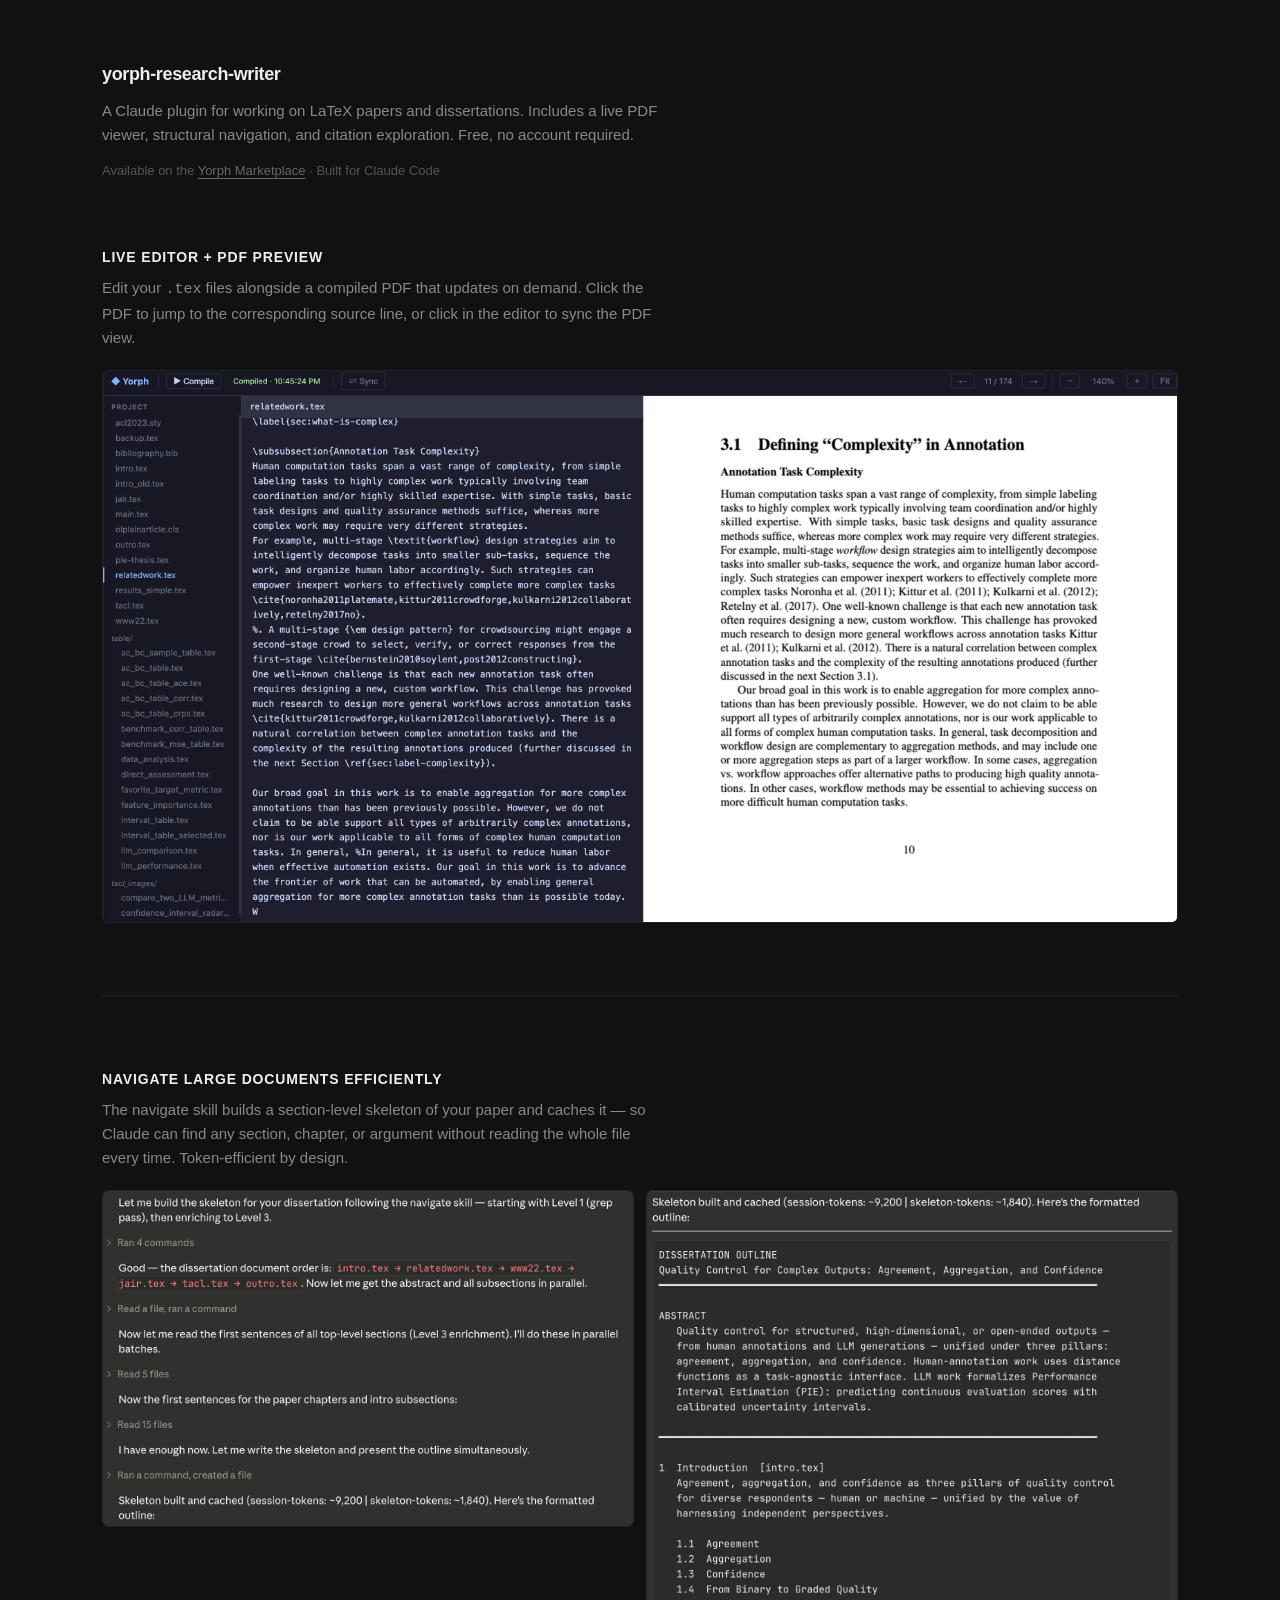
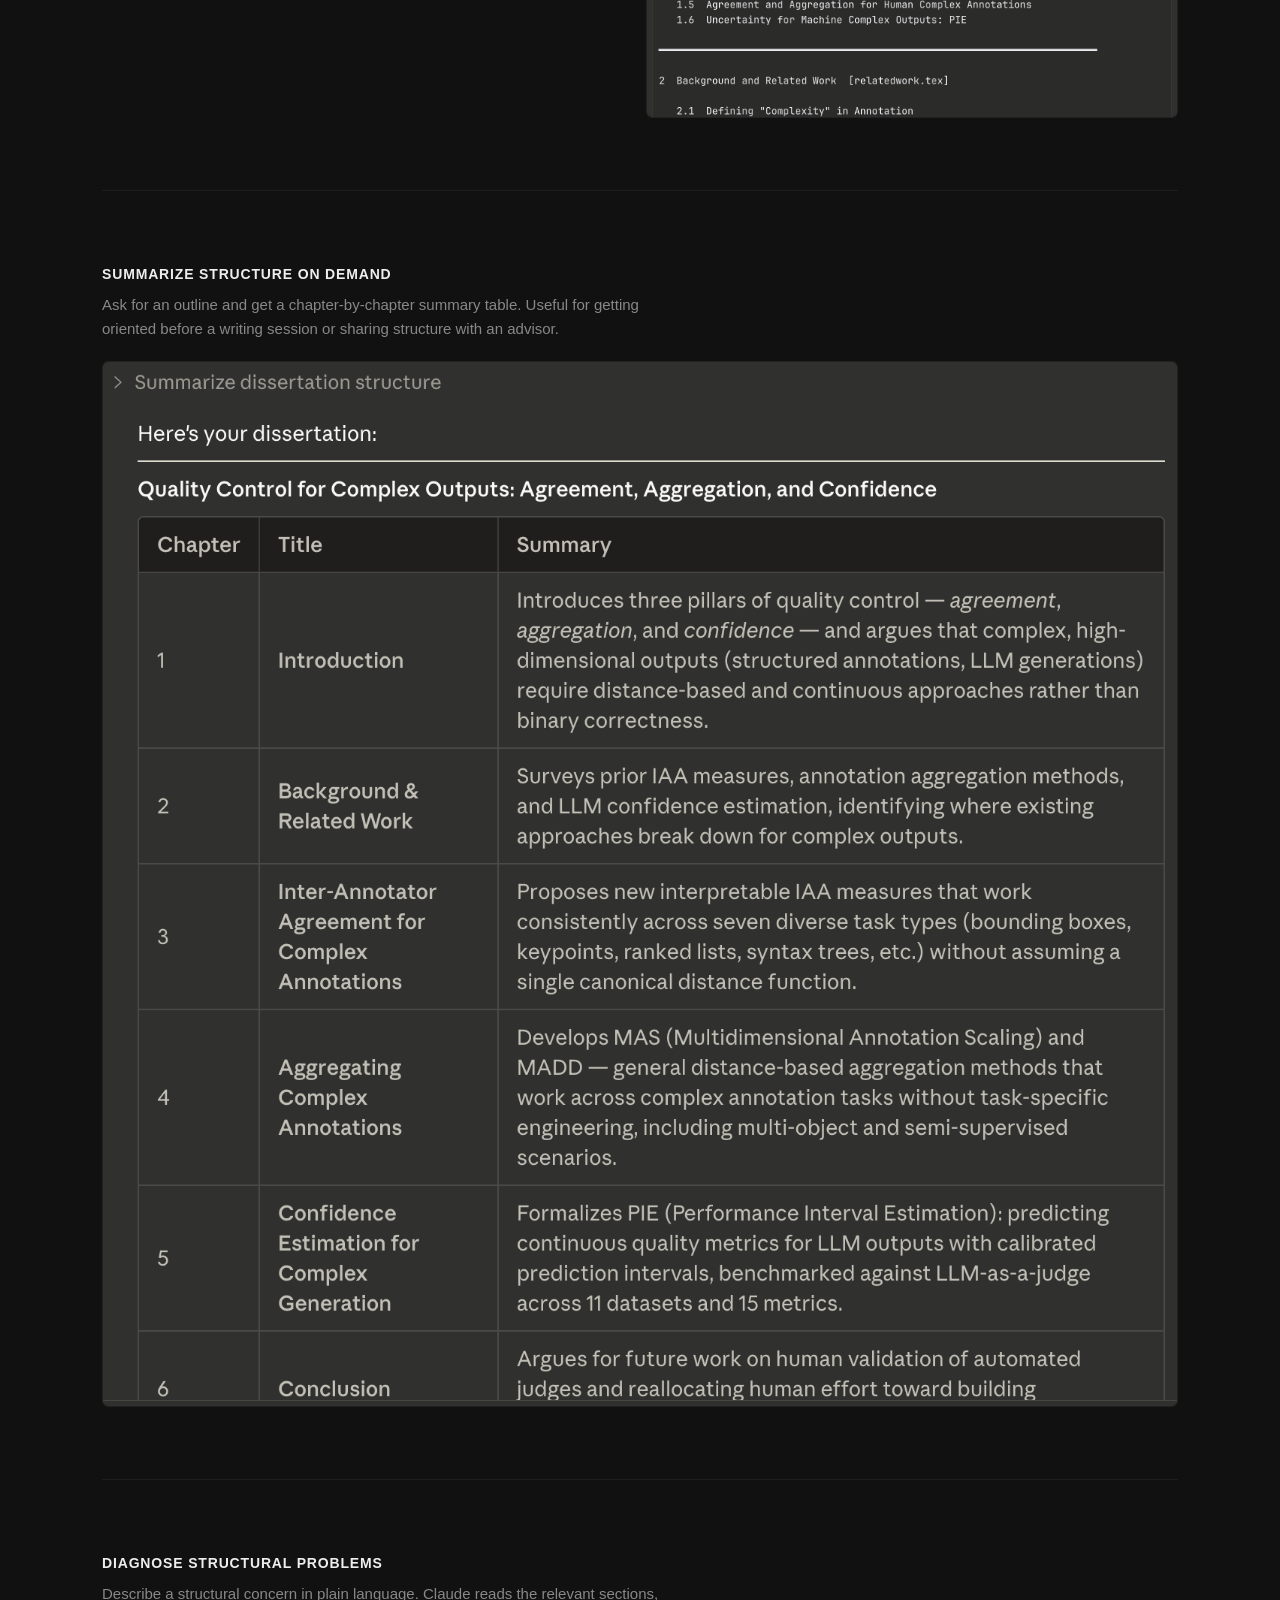
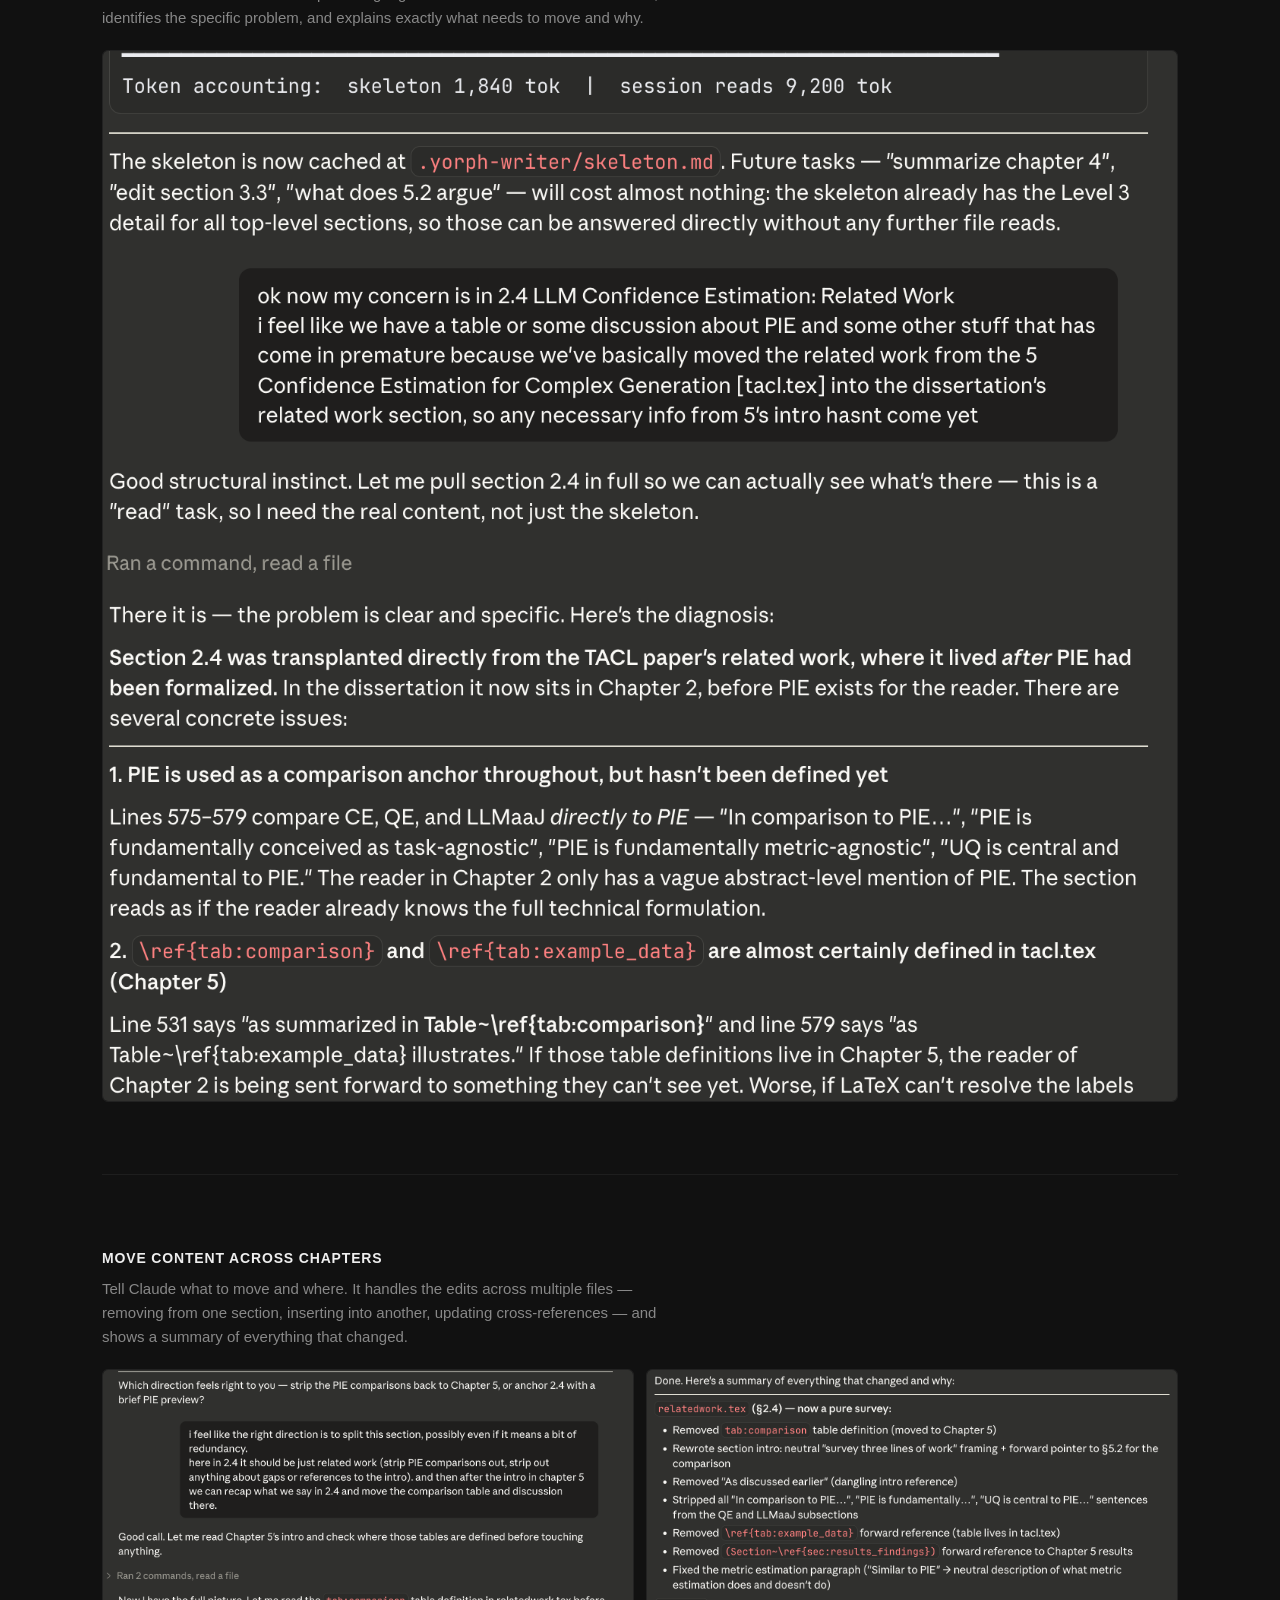
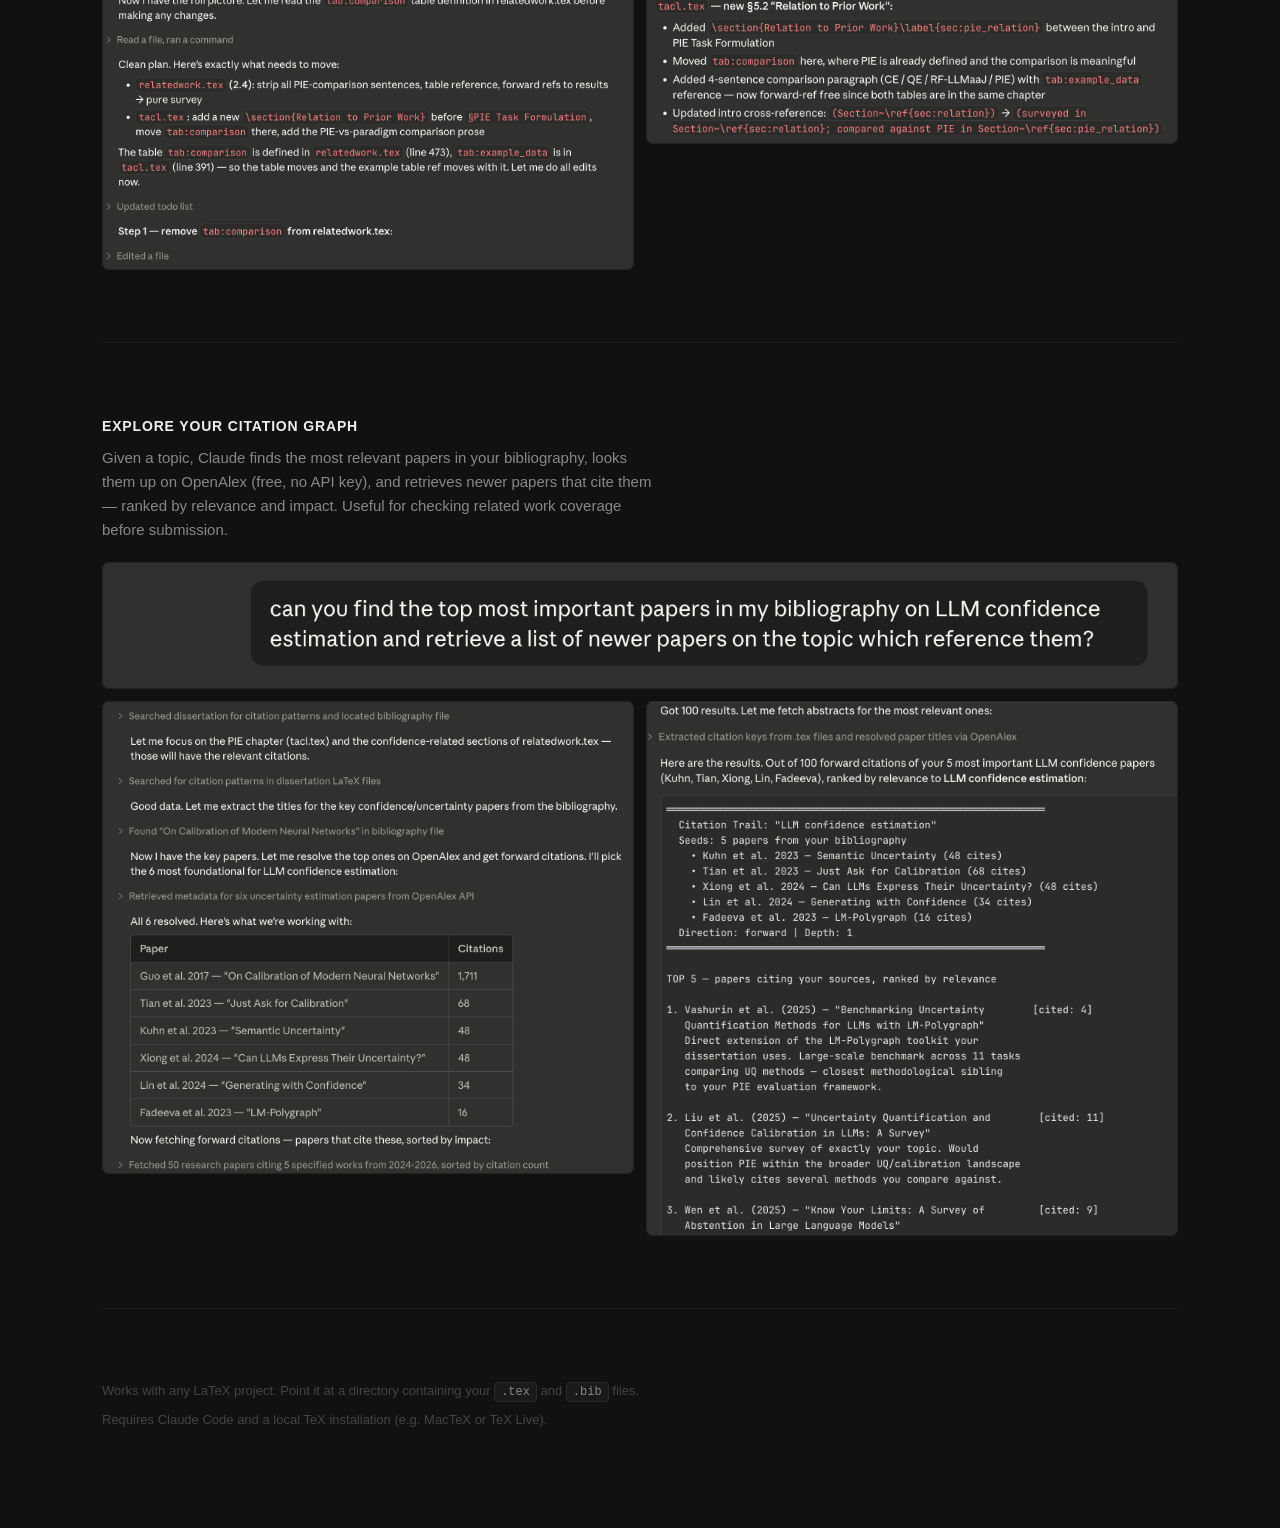
<file: yorph-research-writer/homepage/index.html>
<!DOCTYPE html>
<html lang="en">
<head>
  <meta charset="UTF-8">
  <meta name="viewport" content="width=device-width, initial-scale=1.0">
  <title>yorph-research-writer</title>
  <style>
    *, *::before, *::after { box-sizing: border-box; margin: 0; padding: 0; }

    body {
      background: #111;
      color: #ccc;
      font-family: -apple-system, BlinkMacSystemFont, "Segoe UI", sans-serif;
      font-size: 15px;
      line-height: 1.6;
      margin: 0 auto;
      max-width: 1140px;
      padding: 60px 32px 100px;
    }

    /* Text content stays narrow for readability */
    .prose {
      max-width: 560px;
    }

    header {
      margin-bottom: 64px;
    }

    header h1 {
      font-size: 18px;
      font-weight: 600;
      color: #eee;
      letter-spacing: -0.02em;
      margin-bottom: 10px;
    }

    header p {
      color: #888;
    }

    header .meta {
      margin-top: 14px;
      font-size: 13px;
      color: #555;
    }

    header .meta a {
      color: #666;
      text-decoration: underline;
      text-underline-offset: 3px;
    }

    .feature {
      margin-bottom: 72px;
    }

    .feature h2 {
      font-size: 14px;
      font-weight: 600;
      color: #eee;
      text-transform: uppercase;
      letter-spacing: 0.06em;
      margin-bottom: 8px;
    }

    .feature p {
      color: #888;
      margin-bottom: 20px;
    }

    .feature img {
      width: 100%;
      border-radius: 6px;
      border: 1px solid #222;
      display: block;
    }

    .feature .two-up {
      display: grid;
      grid-template-columns: 1fr 1fr;
      gap: 12px;
    }

    .divider {
      border: none;
      border-top: 1px solid #1e1e1e;
      margin-bottom: 72px;
    }

    footer {
      font-size: 13px;
      color: #444;
    }

    footer code {
      background: #1a1a1a;
      border: 1px solid #2a2a2a;
      border-radius: 4px;
      padding: 2px 6px;
      font-size: 12px;
      color: #888;
    }

    footer p + p {
      margin-top: 8px;
    }

    @media (max-width: 700px) {
      .feature .two-up {
        grid-template-columns: 1fr;
      }
    }
  </style>
</head>
<body>

  <header class="prose">
    <h1>yorph-research-writer</h1>
    <p>A Claude plugin for working on LaTeX papers and dissertations. Includes a live PDF viewer, structural navigation, and citation exploration. Free, no account required.</p>
    <div class="meta">
      Available on the <a href="#">Yorph Marketplace</a> · Built for Claude Code
    </div>
  </header>

  <div class="feature">
    <div class="prose">
      <h2>Live editor + PDF preview</h2>
      <p>Edit your <code>.tex</code> files alongside a compiled PDF that updates on demand. Click the PDF to jump to the corresponding source line, or click in the editor to sync the PDF view.</p>
    </div>
    <img src="ui.png" alt="Side-by-side LaTeX editor and PDF viewer">
  </div>

  <hr class="divider">

  <div class="feature">
    <div class="prose">
      <h2>Navigate large documents efficiently</h2>
      <p>The navigate skill builds a section-level skeleton of your paper and caches it — so Claude can find any section, chapter, or argument without reading the whole file every time. Token-efficient by design.</p>
    </div>
    <div class="two-up">
      <img src="build_my_skeleton.png" alt="Building the document skeleton">
      <img src="show_my_skeleton.png" alt="Formatted dissertation outline">
    </div>
  </div>

  <hr class="divider">

  <div class="feature">
    <div class="prose">
      <h2>Summarize structure on demand</h2>
      <p>Ask for an outline and get a chapter-by-chapter summary table. Useful for getting oriented before a writing session or sharing structure with an advisor.</p>
    </div>
    <img src="outline_my_dissertation.png" alt="Dissertation structure summary">
  </div>

  <hr class="divider">

  <div class="feature">
    <div class="prose">
      <h2>Diagnose structural problems</h2>
      <p>Describe a structural concern in plain language. Claude reads the relevant sections, identifies the specific problem, and explains exactly what needs to move and why.</p>
    </div>
    <img src="diagnose_bad_order.png" alt="Diagnosing a misplaced section">
  </div>

  <hr class="divider">

  <div class="feature">
    <div class="prose">
      <h2>Move content across chapters</h2>
      <p>Tell Claude what to move and where. It handles the edits across multiple files — removing from one section, inserting into another, updating cross-references — and shows a summary of everything that changed.</p>
    </div>
    <div class="two-up">
      <img src="move_parts.png" alt="Instruction to split a section">
      <img src="results_of_moving_parts.png" alt="Summary of changes made">
    </div>
  </div>

  <hr class="divider">

  <div class="feature">
    <div class="prose">
      <h2>Explore your citation graph</h2>
      <p>Given a topic, Claude finds the most relevant papers in your bibliography, looks them up on OpenAlex (free, no API key), and retrieves newer papers that cite them — ranked by relevance and impact. Useful for checking related work coverage before submission.</p>
    </div>
    <img src="explore_citations.png" alt="Citation exploration request">
    <div class="two-up" style="margin-top: 12px;">
      <img src="results_of_finding_my_citations.png" alt="Resolved bibliography papers with citation counts">
      <img src="results_of_finding_forward_citations.png" alt="Forward citations ranked by relevance">
    </div>
  </div>

  <hr class="divider">

  <footer class="prose">
    <p>Works with any LaTeX project. Point it at a directory containing your <code>.tex</code> and <code>.bib</code> files.</p>
    <p>Requires Claude Code and a local TeX installation (e.g. MacTeX or TeX Live).</p>
  </footer>

</body>
</html>
</file>
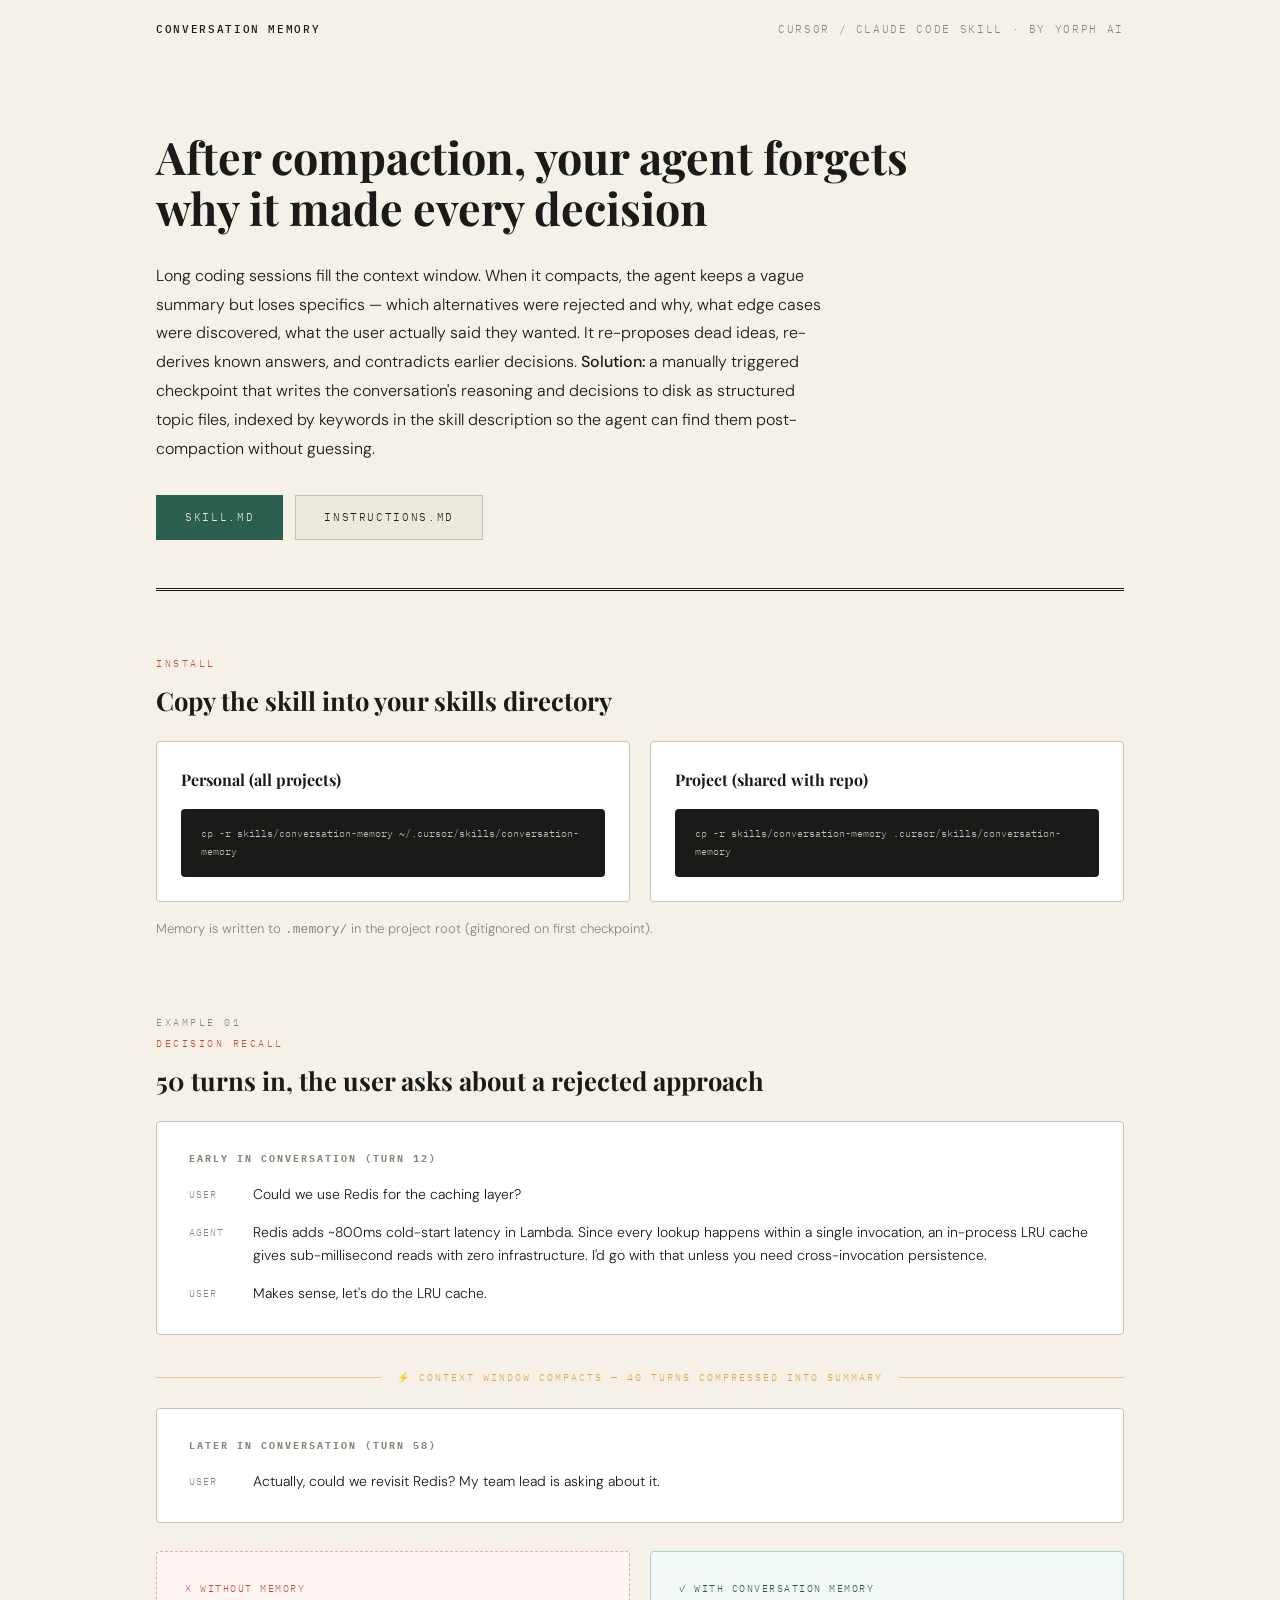
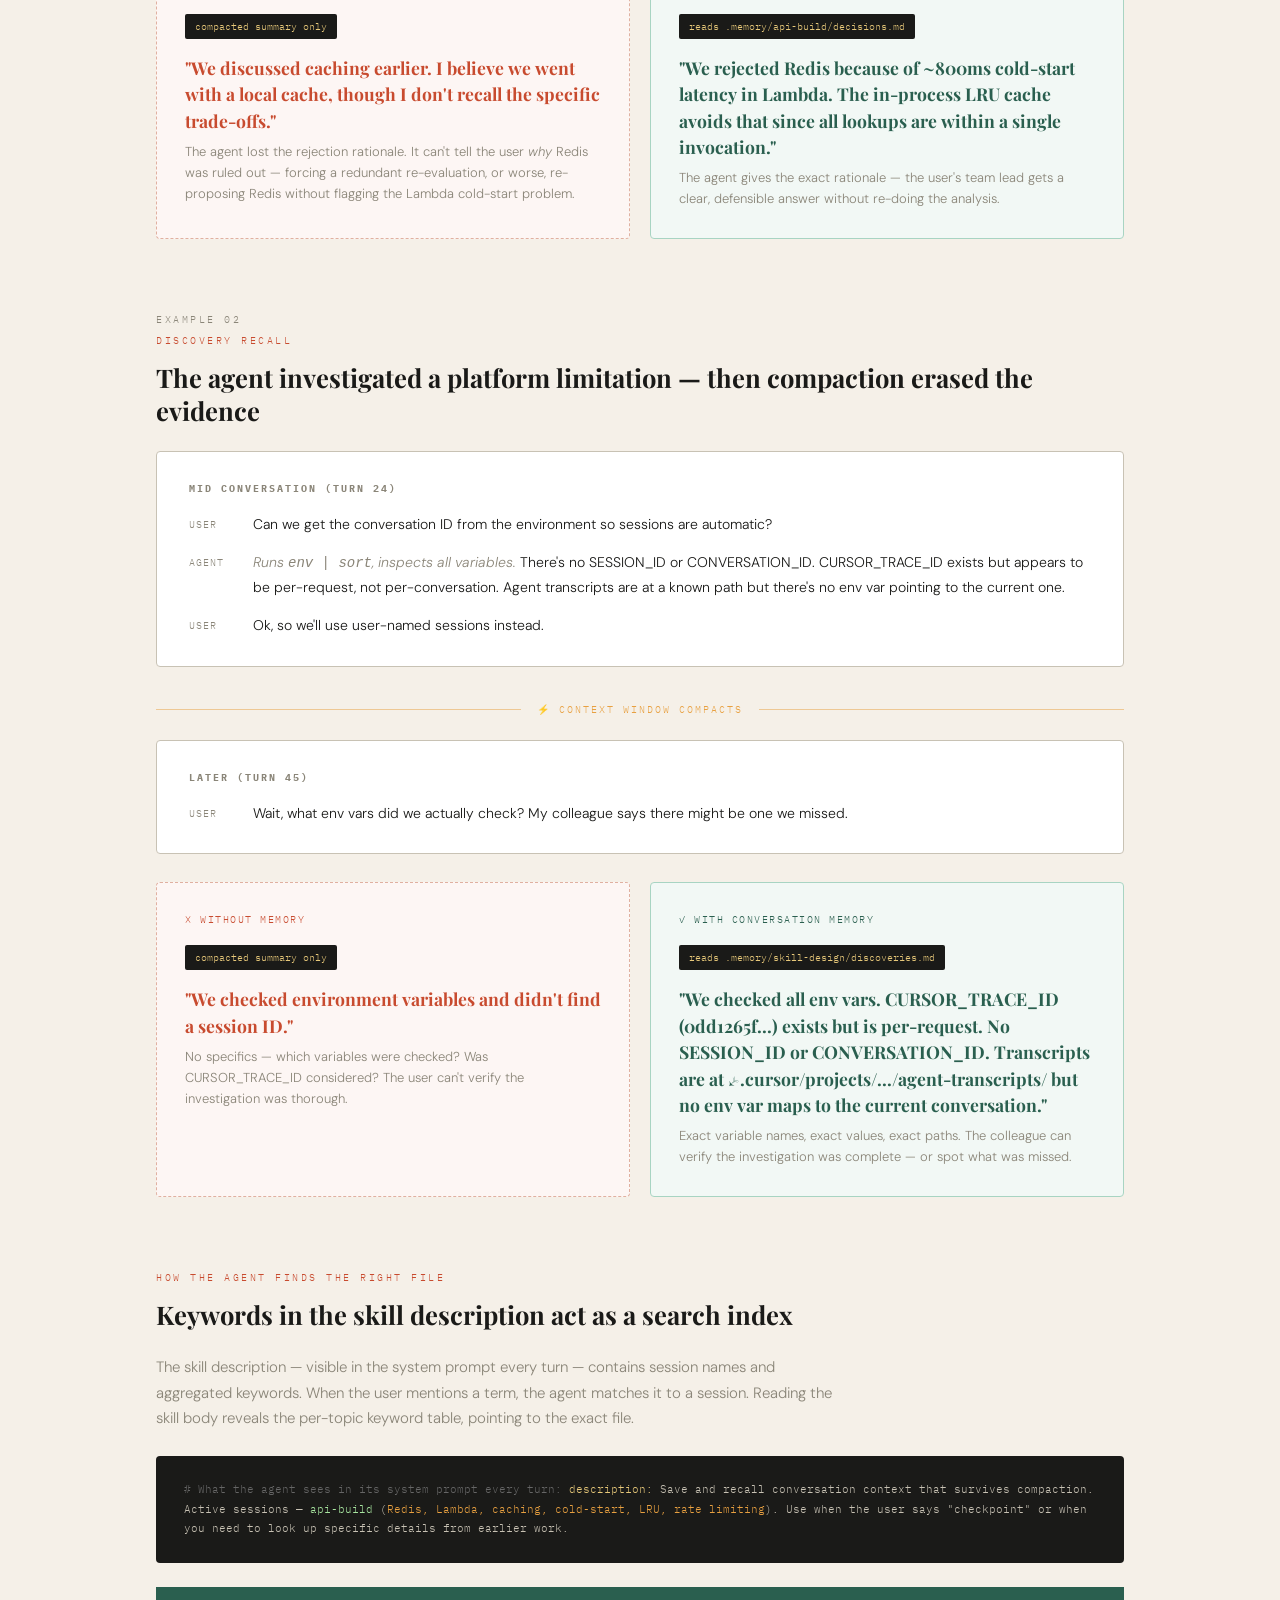
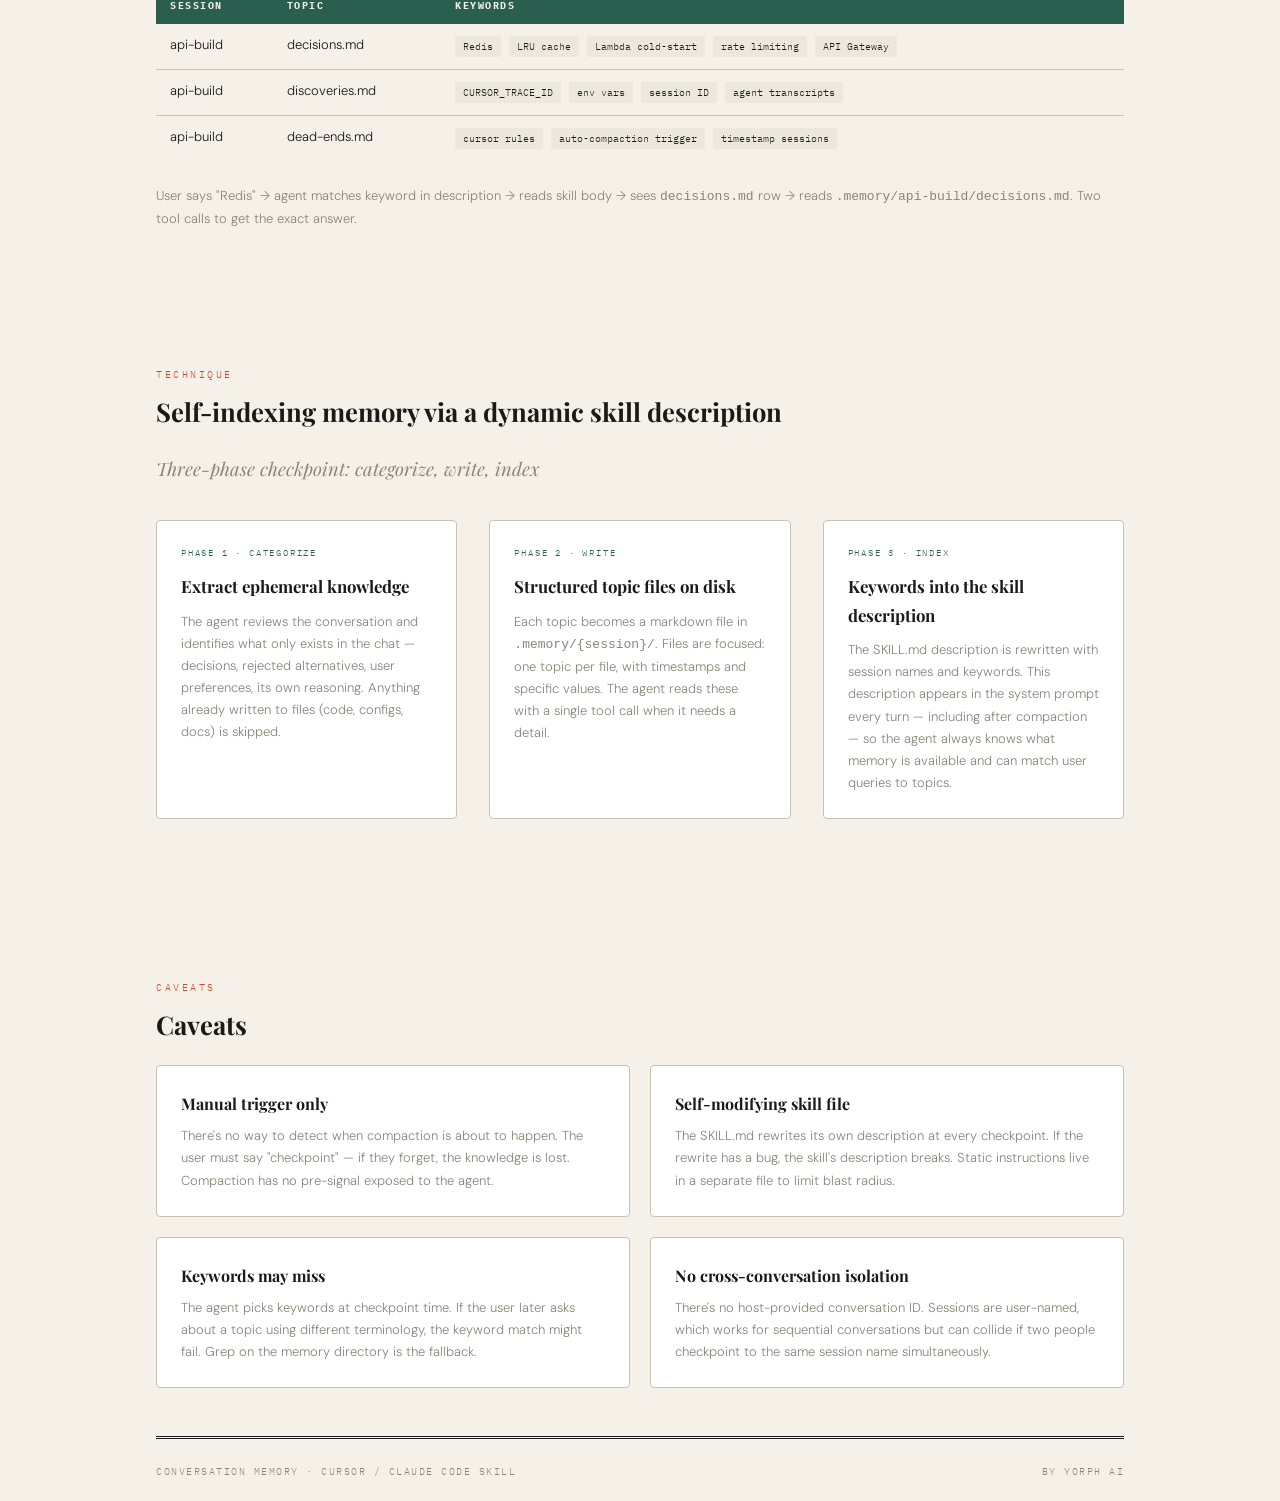
<file: yorph-conversation-memory/showcase.html>
<!DOCTYPE html>
<html lang="en">
<head>
<meta charset="UTF-8">
<meta name="viewport" content="width=device-width, initial-scale=1.0">
<title>Conversation Memory · Yorph AI</title>
<link href="https://fonts.googleapis.com/css2?family=Playfair+Display:ital,wght@0,400;0,700;1,400&family=IBM+Plex+Mono:wght@400;500&family=DM+Sans:wght@300;400;500&display=swap" rel="stylesheet">
<style>
:root {
  --bg-page: #f5f0e8;
  --bg-card: #ffffff;
  --bg-cream: #ede8dc;
  --bg-code: #1a1a18;
  --text-primary: #1a1a18;
  --text-muted: #8a8578;
  --text-code: #e8c97a;
  --accent-red: #c84b2f;
  --accent-green: #2a5f4f;
  --accent-blue: #5b9bd5;
  --accent-orange: #e8a040;
  --border: #c8c2b4;
  --border-strong: #1a1a18;
}

* { margin: 0; padding: 0; box-sizing: border-box; }

body {
  background: var(--bg-page);
  color: var(--text-primary);
  font-family: 'DM Sans', sans-serif;
  font-weight: 300;
  line-height: 1.7;
  font-size: 15px;
}

.container {
  max-width: 1080px;
  margin: 0 auto;
  padding: 0 56px;
}

@media (max-width: 768px) {
  .container { padding: 0 24px; }
}

/* Nav */
nav {
  display: flex;
  justify-content: space-between;
  align-items: center;
  padding: 20px 0;
  font-family: 'IBM Plex Mono', monospace;
  font-size: 11px;
  text-transform: uppercase;
  letter-spacing: 0.15em;
}
.nav-title { font-weight: 500; }
.nav-meta { color: var(--text-muted); }

/* Hero */
.hero {
  padding: 72px 0 48px;
  border-bottom: 3px double var(--border-strong);
  margin-bottom: 64px;
}
.hero h1 {
  font-family: 'Playfair Display', serif;
  font-size: 2.8rem;
  font-weight: 700;
  line-height: 1.15;
  margin-bottom: 28px;
  max-width: 800px;
}
.hero-sub {
  max-width: 680px;
  font-size: 16px;
  line-height: 1.8;
  color: var(--text-primary);
}
.hero-sub strong { font-weight: 500; }
.hero-cta-group {
  display: flex;
  gap: 12px;
  margin-top: 32px;
  flex-wrap: wrap;
}
.hero-cta {
  display: inline-block;
  padding: 12px 28px;
  background: var(--bg-cream);
  border: 1px solid var(--border);
  font-family: 'IBM Plex Mono', monospace;
  font-size: 11px;
  text-transform: uppercase;
  letter-spacing: 0.15em;
  color: var(--text-primary);
  text-decoration: none;
}
.hero-cta:hover {
  border-color: var(--accent-green);
  color: var(--accent-green);
}
.hero-cta-primary {
  background: var(--accent-green);
  color: var(--bg-page);
  border-color: var(--accent-green);
}
.hero-cta-primary:hover {
  opacity: 0.9;
  color: var(--bg-page);
}

/* Install */
.install-section {
  margin-bottom: 72px;
}
.install-cards {
  display: grid;
  grid-template-columns: 1fr 1fr;
  gap: 20px;
  margin-top: 20px;
}
@media (max-width: 768px) {
  .install-cards { grid-template-columns: 1fr; }
}
.install-card {
  background: var(--bg-card);
  border: 1px solid var(--border);
  border-radius: 4px;
  padding: 24px;
}
.install-card h3 {
  font-family: 'Playfair Display', serif;
  font-size: 1rem;
  font-weight: 700;
  margin-bottom: 16px;
}
.install-card .code-block {
  margin: 0;
  font-size: 10px;
  padding: 16px 20px;
}

/* Section labels */
.section-label {
  font-family: 'IBM Plex Mono', monospace;
  font-size: 10px;
  text-transform: uppercase;
  letter-spacing: 0.25em;
  color: var(--accent-red);
  margin-bottom: 12px;
}
.example-num {
  font-family: 'IBM Plex Mono', monospace;
  font-size: 10px;
  text-transform: uppercase;
  letter-spacing: 0.25em;
  color: var(--text-muted);
  margin-bottom: 4px;
}

/* Section titles */
.section-title {
  font-family: 'Playfair Display', serif;
  font-size: 1.6rem;
  font-weight: 700;
  line-height: 1.3;
  margin-bottom: 24px;
}

.section-subtitle {
  font-family: 'Playfair Display', serif;
  font-size: 1.15rem;
  font-weight: 400;
  font-style: italic;
  color: var(--text-muted);
  margin-bottom: 32px;
}

/* Example sections */
.example-section {
  margin-bottom: 72px;
}

/* Conversation blocks */
.convo-block {
  background: var(--bg-card);
  border: 1px solid var(--border);
  border-radius: 4px;
  padding: 28px 32px;
  margin-bottom: 20px;
}
.convo-block h4 {
  font-family: 'IBM Plex Mono', monospace;
  font-size: 10px;
  text-transform: uppercase;
  letter-spacing: 0.2em;
  color: var(--text-muted);
  margin-bottom: 16px;
}
.convo-line {
  display: flex;
  gap: 12px;
  margin-bottom: 14px;
  font-size: 14px;
  line-height: 1.7;
}
.convo-line:last-child { margin-bottom: 0; }
.convo-role {
  font-family: 'IBM Plex Mono', monospace;
  font-size: 10px;
  text-transform: uppercase;
  letter-spacing: 0.1em;
  color: var(--text-muted);
  min-width: 52px;
  padding-top: 3px;
  flex-shrink: 0;
}
.convo-text { flex: 1; }
.convo-text em { font-style: italic; color: var(--text-muted); }
.convo-text .specific { color: var(--accent-green); font-weight: 400; }
.convo-text .vague { color: var(--accent-red); font-style: italic; }

/* Compaction indicator */
.compaction-bar {
  display: flex;
  align-items: center;
  gap: 16px;
  padding: 14px 0;
  margin: 8px 0;
}
.compaction-line {
  flex: 1;
  height: 1px;
  background: var(--accent-orange);
  opacity: 0.5;
}
.compaction-label {
  font-family: 'IBM Plex Mono', monospace;
  font-size: 10px;
  text-transform: uppercase;
  letter-spacing: 0.2em;
  color: var(--accent-orange);
  white-space: nowrap;
}

/* A/B cards */
.ab-grid {
  display: grid;
  grid-template-columns: 1fr 1fr;
  gap: 20px;
  margin-top: 28px;
  margin-bottom: 20px;
}
@media (max-width: 768px) {
  .ab-grid { grid-template-columns: 1fr; }
}

.ab-card {
  padding: 28px;
  border-radius: 4px;
}
.ab-card.naive {
  background: #fdf6f4;
  border: 1px dashed #e0b0a0;
}
.ab-card.skill {
  background: #f2f8f5;
  border: 1px solid #a8d4c2;
}
.ab-card-label {
  font-family: 'IBM Plex Mono', monospace;
  font-size: 10px;
  text-transform: uppercase;
  letter-spacing: 0.15em;
  margin-bottom: 16px;
}
.ab-card.naive .ab-card-label { color: var(--accent-red); }
.ab-card.skill .ab-card-label { color: var(--accent-green); }

.ab-method {
  display: inline-block;
  background: var(--bg-code);
  color: var(--text-code);
  font-family: 'IBM Plex Mono', monospace;
  font-size: 10px;
  padding: 4px 10px;
  border-radius: 2px;
  margin-bottom: 16px;
}
.ab-result {
  font-family: 'Playfair Display', serif;
  font-size: 1.1rem;
  font-weight: 700;
  line-height: 1.5;
  margin-bottom: 8px;
}
.ab-card.naive .ab-result { color: var(--accent-red); }
.ab-card.skill .ab-result { color: var(--accent-green); }
.ab-result-note {
  font-size: 13px;
  color: var(--text-muted);
  line-height: 1.6;
}

/* Technique */
.technique-section {
  padding: 64px 0;
  margin-bottom: 48px;
}
.phase-grid {
  display: grid;
  grid-template-columns: repeat(3, 1fr);
  gap: 32px;
  margin-top: 36px;
}
@media (max-width: 768px) {
  .phase-grid { grid-template-columns: 1fr; }
}
.phase-card {
  background: var(--bg-card);
  border: 1px solid var(--border);
  border-radius: 4px;
  padding: 24px;
}
.phase-tag {
  font-family: 'IBM Plex Mono', monospace;
  font-size: 9px;
  text-transform: uppercase;
  letter-spacing: 0.2em;
  color: var(--accent-green);
  margin-bottom: 12px;
}
.phase-card h3 {
  font-family: 'Playfair Display', serif;
  font-size: 1.05rem;
  font-weight: 700;
  margin-bottom: 10px;
}
.phase-card p {
  font-size: 13px;
  line-height: 1.7;
  color: var(--text-muted);
}

/* Code block */
.code-block {
  background: var(--bg-code);
  border-radius: 4px;
  padding: 24px 28px;
  margin: 24px 0;
  font-family: 'IBM Plex Mono', monospace;
  font-size: 11px;
  line-height: 1.8;
  color: #c8c2b4;
  overflow-x: auto;
}
.code-block .ok { color: #a8e6a0; }
.code-block .warn { color: var(--accent-orange); }
.code-block .kw { color: var(--text-code); }
.code-block .muted { color: #666; }

/* Keyword table */
.keyword-table {
  width: 100%;
  border-collapse: collapse;
  margin: 24px 0;
  font-size: 13px;
}
.keyword-table th {
  background: var(--accent-green);
  color: var(--bg-page);
  font-family: 'IBM Plex Mono', monospace;
  font-size: 10px;
  text-transform: uppercase;
  letter-spacing: 0.15em;
  padding: 10px 14px;
  text-align: left;
}
.keyword-table td {
  padding: 10px 14px;
  border-bottom: 1px solid var(--border);
  vertical-align: top;
}
.keyword-table tr:last-child td { border-bottom: none; }
.keyword-table .kw-tag {
  display: inline-block;
  background: var(--bg-cream);
  font-family: 'IBM Plex Mono', monospace;
  font-size: 10px;
  padding: 2px 8px;
  border-radius: 2px;
  margin: 2px 4px 2px 0;
}

/* Caveats */
.caveats {
  padding: 48px 0;
}
.caveat-grid {
  display: grid;
  grid-template-columns: 1fr 1fr;
  gap: 20px;
  margin-top: 24px;
}
@media (max-width: 768px) {
  .caveat-grid { grid-template-columns: 1fr; }
}
.caveat-card {
  background: var(--bg-card);
  border: 1px solid var(--border);
  border-radius: 4px;
  padding: 24px;
}
.caveat-card h3 {
  font-family: 'Playfair Display', serif;
  font-size: 1rem;
  font-weight: 700;
  margin-bottom: 8px;
}
.caveat-card p {
  font-size: 13px;
  line-height: 1.7;
  color: var(--text-muted);
}

/* Footer */
footer {
  border-top: 3px double var(--border-strong);
  padding: 24px 0;
  display: flex;
  justify-content: space-between;
  font-family: 'IBM Plex Mono', monospace;
  font-size: 10px;
  text-transform: uppercase;
  letter-spacing: 0.15em;
  color: var(--text-muted);
}

/* Animations */
.fade-in { opacity: 0; transform: translateY(14px); animation: fadeUp 0.55s forwards; }
.d1 { animation-delay: 0.1s; }
.d2 { animation-delay: 0.2s; }
.d3 { animation-delay: 0.3s; }
@keyframes fadeUp { to { opacity: 1; transform: none; } }
</style>
</head>
<body>
<div class="container">

<!-- Nav -->
<nav>
  <div class="nav-title">Conversation Memory</div>
  <div class="nav-meta">Cursor / Claude Code Skill · by Yorph AI</div>
</nav>

<!-- Hero -->
<div class="hero fade-in">
  <h1>After compaction, your agent forgets why it made every decision</h1>
  <div class="hero-sub">
    Long coding sessions fill the context window. When it compacts, the agent keeps a vague summary but loses specifics — which alternatives were rejected and why, what edge cases were discovered, what the user actually said they wanted. It re-proposes dead ideas, re-derives known answers, and contradicts earlier decisions.
    <strong>Solution:</strong> a manually triggered checkpoint that writes the conversation's reasoning and decisions to disk as structured topic files, indexed by keywords in the skill description so the agent can find them post-compaction without guessing.
  </div>
  <div class="hero-cta-group">
    <a href="skills/conversation-memory/SKILL.md" class="hero-cta hero-cta-primary">SKILL.md</a>
    <a href="skills/conversation-memory/instructions.md" class="hero-cta">instructions.md</a>
  </div>
</div>

<!-- Install -->
<div class="install-section fade-in d1">
  <div class="section-label">Install</div>
  <div class="section-title">Copy the skill into your skills directory</div>
  <div class="install-cards">
    <div class="install-card">
      <h3>Personal (all projects)</h3>
      <div class="code-block">cp -r skills/conversation-memory ~/.cursor/skills/conversation-memory</div>
    </div>
    <div class="install-card">
      <h3>Project (shared with repo)</h3>
      <div class="code-block">cp -r skills/conversation-memory .cursor/skills/conversation-memory</div>
    </div>
  </div>
  <p style="font-size: 13px; color: var(--text-muted); margin-top: 16px;">Memory is written to <code>.memory/</code> in the project root (gitignored on first checkpoint).</p>
</div>

<!-- Example 1 -->
<div class="example-section fade-in d1">
  <div class="example-num">Example 01</div>
  <div class="section-label">Decision Recall</div>
  <div class="section-title">50 turns in, the user asks about a rejected approach</div>

  <div class="convo-block">
    <h4>Early in conversation (turn 12)</h4>
    <div class="convo-line">
      <div class="convo-role">User</div>
      <div class="convo-text">Could we use Redis for the caching layer?</div>
    </div>
    <div class="convo-line">
      <div class="convo-role">Agent</div>
      <div class="convo-text">Redis adds ~800ms cold-start latency in Lambda. Since every lookup happens within a single invocation, an in-process LRU cache gives sub-millisecond reads with zero infrastructure. I'd go with that unless you need cross-invocation persistence.</div>
    </div>
    <div class="convo-line">
      <div class="convo-role">User</div>
      <div class="convo-text">Makes sense, let's do the LRU cache.</div>
    </div>
  </div>

  <div class="compaction-bar">
    <div class="compaction-line"></div>
    <div class="compaction-label">⚡ Context window compacts — 40 turns compressed into summary</div>
    <div class="compaction-line"></div>
  </div>

  <div class="convo-block">
    <h4>Later in conversation (turn 58)</h4>
    <div class="convo-line">
      <div class="convo-role">User</div>
      <div class="convo-text">Actually, could we revisit Redis? My team lead is asking about it.</div>
    </div>
  </div>

  <div class="ab-grid">
    <div class="ab-card naive">
      <div class="ab-card-label">❌ Without Memory</div>
      <div class="ab-method">compacted summary only</div>
      <div class="ab-result">"We discussed caching earlier. I believe we went with a local cache, though I don't recall the specific trade-offs."</div>
      <div class="ab-result-note">The agent lost the rejection rationale. It can't tell the user <em>why</em> Redis was ruled out — forcing a redundant re-evaluation, or worse, re-proposing Redis without flagging the Lambda cold-start problem.</div>
    </div>
    <div class="ab-card skill">
      <div class="ab-card-label">✓ With Conversation Memory</div>
      <div class="ab-method">reads .memory/api-build/decisions.md</div>
      <div class="ab-result">"We rejected Redis because of ~800ms cold-start latency in Lambda. The in-process LRU cache avoids that since all lookups are within a single invocation."</div>
      <div class="ab-result-note">The agent gives the exact rationale — the user's team lead gets a clear, defensible answer without re-doing the analysis.</div>
    </div>
  </div>
</div>

<!-- Example 2 -->
<div class="example-section fade-in d2">
  <div class="example-num">Example 02</div>
  <div class="section-label">Discovery Recall</div>
  <div class="section-title">The agent investigated a platform limitation — then compaction erased the evidence</div>

  <div class="convo-block">
    <h4>Mid conversation (turn 24)</h4>
    <div class="convo-line">
      <div class="convo-role">User</div>
      <div class="convo-text">Can we get the conversation ID from the environment so sessions are automatic?</div>
    </div>
    <div class="convo-line">
      <div class="convo-role">Agent</div>
      <div class="convo-text"><em>Runs <code>env | sort</code>, inspects all variables.</em> There's no SESSION_ID or CONVERSATION_ID. CURSOR_TRACE_ID exists but appears to be per-request, not per-conversation. Agent transcripts are at a known path but there's no env var pointing to the current one.</div>
    </div>
    <div class="convo-line">
      <div class="convo-role">User</div>
      <div class="convo-text">Ok, so we'll use user-named sessions instead.</div>
    </div>
  </div>

  <div class="compaction-bar">
    <div class="compaction-line"></div>
    <div class="compaction-label">⚡ Context window compacts</div>
    <div class="compaction-line"></div>
  </div>

  <div class="convo-block">
    <h4>Later (turn 45)</h4>
    <div class="convo-line">
      <div class="convo-role">User</div>
      <div class="convo-text">Wait, what env vars did we actually check? My colleague says there might be one we missed.</div>
    </div>
  </div>

  <div class="ab-grid">
    <div class="ab-card naive">
      <div class="ab-card-label">❌ Without Memory</div>
      <div class="ab-method">compacted summary only</div>
      <div class="ab-result">"We checked environment variables and didn't find a session ID."</div>
      <div class="ab-result-note">No specifics — which variables were checked? Was CURSOR_TRACE_ID considered? The user can't verify the investigation was thorough.</div>
    </div>
    <div class="ab-card skill">
      <div class="ab-card-label">✓ With Conversation Memory</div>
      <div class="ab-method">reads .memory/skill-design/discoveries.md</div>
      <div class="ab-result">"We checked all env vars. CURSOR_TRACE_ID (0dd1265f...) exists but is per-request. No SESSION_ID or CONVERSATION_ID. Transcripts are at ~/.cursor/projects/.../agent-transcripts/ but no env var maps to the current conversation."</div>
      <div class="ab-result-note">Exact variable names, exact values, exact paths. The colleague can verify the investigation was complete — or spot what was missed.</div>
    </div>
  </div>
</div>

<!-- Keyword Index Demo -->
<div class="example-section fade-in d2">
  <div class="section-label">How the Agent Finds the Right File</div>
  <div class="section-title">Keywords in the skill description act as a search index</div>
  <p style="max-width: 680px; margin-bottom: 24px; color: var(--text-muted);">The skill description — visible in the system prompt every turn — contains session names and aggregated keywords. When the user mentions a term, the agent matches it to a session. Reading the skill body reveals the per-topic keyword table, pointing to the exact file.</p>

  <div class="code-block">
<span class="muted"># What the agent sees in its system prompt every turn:</span>
<span class="kw">description:</span> Save and recall conversation context that survives
compaction. Active sessions — <span class="ok">api-build</span> (<span class="warn">Redis, Lambda, caching,
cold-start, LRU, rate limiting</span>). Use when the user says "checkpoint"
or when you need to look up specific details from earlier work.
  </div>

  <table class="keyword-table">
    <thead>
      <tr><th>Session</th><th>Topic</th><th>Keywords</th></tr>
    </thead>
    <tbody>
      <tr>
        <td>api-build</td>
        <td>decisions.md</td>
        <td>
          <span class="kw-tag">Redis</span>
          <span class="kw-tag">LRU cache</span>
          <span class="kw-tag">Lambda cold-start</span>
          <span class="kw-tag">rate limiting</span>
          <span class="kw-tag">API Gateway</span>
        </td>
      </tr>
      <tr>
        <td>api-build</td>
        <td>discoveries.md</td>
        <td>
          <span class="kw-tag">CURSOR_TRACE_ID</span>
          <span class="kw-tag">env vars</span>
          <span class="kw-tag">session ID</span>
          <span class="kw-tag">agent transcripts</span>
        </td>
      </tr>
      <tr>
        <td>api-build</td>
        <td>dead-ends.md</td>
        <td>
          <span class="kw-tag">cursor rules</span>
          <span class="kw-tag">auto-compaction trigger</span>
          <span class="kw-tag">timestamp sessions</span>
        </td>
      </tr>
    </tbody>
  </table>

  <p style="font-size: 13px; color: var(--text-muted);">User says "Redis" → agent matches keyword in description → reads skill body → sees <code>decisions.md</code> row → reads <code>.memory/api-build/decisions.md</code>. Two tool calls to get the exact answer.</p>
</div>

<!-- Technique -->
<div class="technique-section fade-in d3">
  <div class="section-label">Technique</div>
  <div class="section-title">Self-indexing memory via a dynamic skill description</div>
  <div class="section-subtitle">Three-phase checkpoint: categorize, write, index</div>

  <div class="phase-grid">
    <div class="phase-card">
      <div class="phase-tag">Phase 1 · Categorize</div>
      <h3>Extract ephemeral knowledge</h3>
      <p>The agent reviews the conversation and identifies what only exists in the chat — decisions, rejected alternatives, user preferences, its own reasoning. Anything already written to files (code, configs, docs) is skipped.</p>
    </div>
    <div class="phase-card">
      <div class="phase-tag">Phase 2 · Write</div>
      <h3>Structured topic files on disk</h3>
      <p>Each topic becomes a markdown file in <code>.memory/{session}/</code>. Files are focused: one topic per file, with timestamps and specific values. The agent reads these with a single tool call when it needs a detail.</p>
    </div>
    <div class="phase-card">
      <div class="phase-tag">Phase 3 · Index</div>
      <h3>Keywords into the skill description</h3>
      <p>The SKILL.md description is rewritten with session names and keywords. This description appears in the system prompt every turn — including after compaction — so the agent always knows what memory is available and can match user queries to topics.</p>
    </div>
  </div>
</div>

<!-- Caveats -->
<div class="caveats">
  <div class="section-label">Caveats</div>
  <div class="section-title">Caveats</div>

  <div class="caveat-grid">
    <div class="caveat-card">
      <h3>Manual trigger only</h3>
      <p>There's no way to detect when compaction is about to happen. The user must say "checkpoint" — if they forget, the knowledge is lost. Compaction has no pre-signal exposed to the agent.</p>
    </div>
    <div class="caveat-card">
      <h3>Self-modifying skill file</h3>
      <p>The SKILL.md rewrites its own description at every checkpoint. If the rewrite has a bug, the skill's description breaks. Static instructions live in a separate file to limit blast radius.</p>
    </div>
    <div class="caveat-card">
      <h3>Keywords may miss</h3>
      <p>The agent picks keywords at checkpoint time. If the user later asks about a topic using different terminology, the keyword match might fail. Grep on the memory directory is the fallback.</p>
    </div>
    <div class="caveat-card">
      <h3>No cross-conversation isolation</h3>
      <p>There's no host-provided conversation ID. Sessions are user-named, which works for sequential conversations but can collide if two people checkpoint to the same session name simultaneously.</p>
    </div>
  </div>
</div>

<!-- Footer -->
<footer>
  <span>Conversation Memory · Cursor / Claude Code Skill</span>
  <span>by Yorph AI</span>
</footer>

</div>
</body>
</html>
</file>
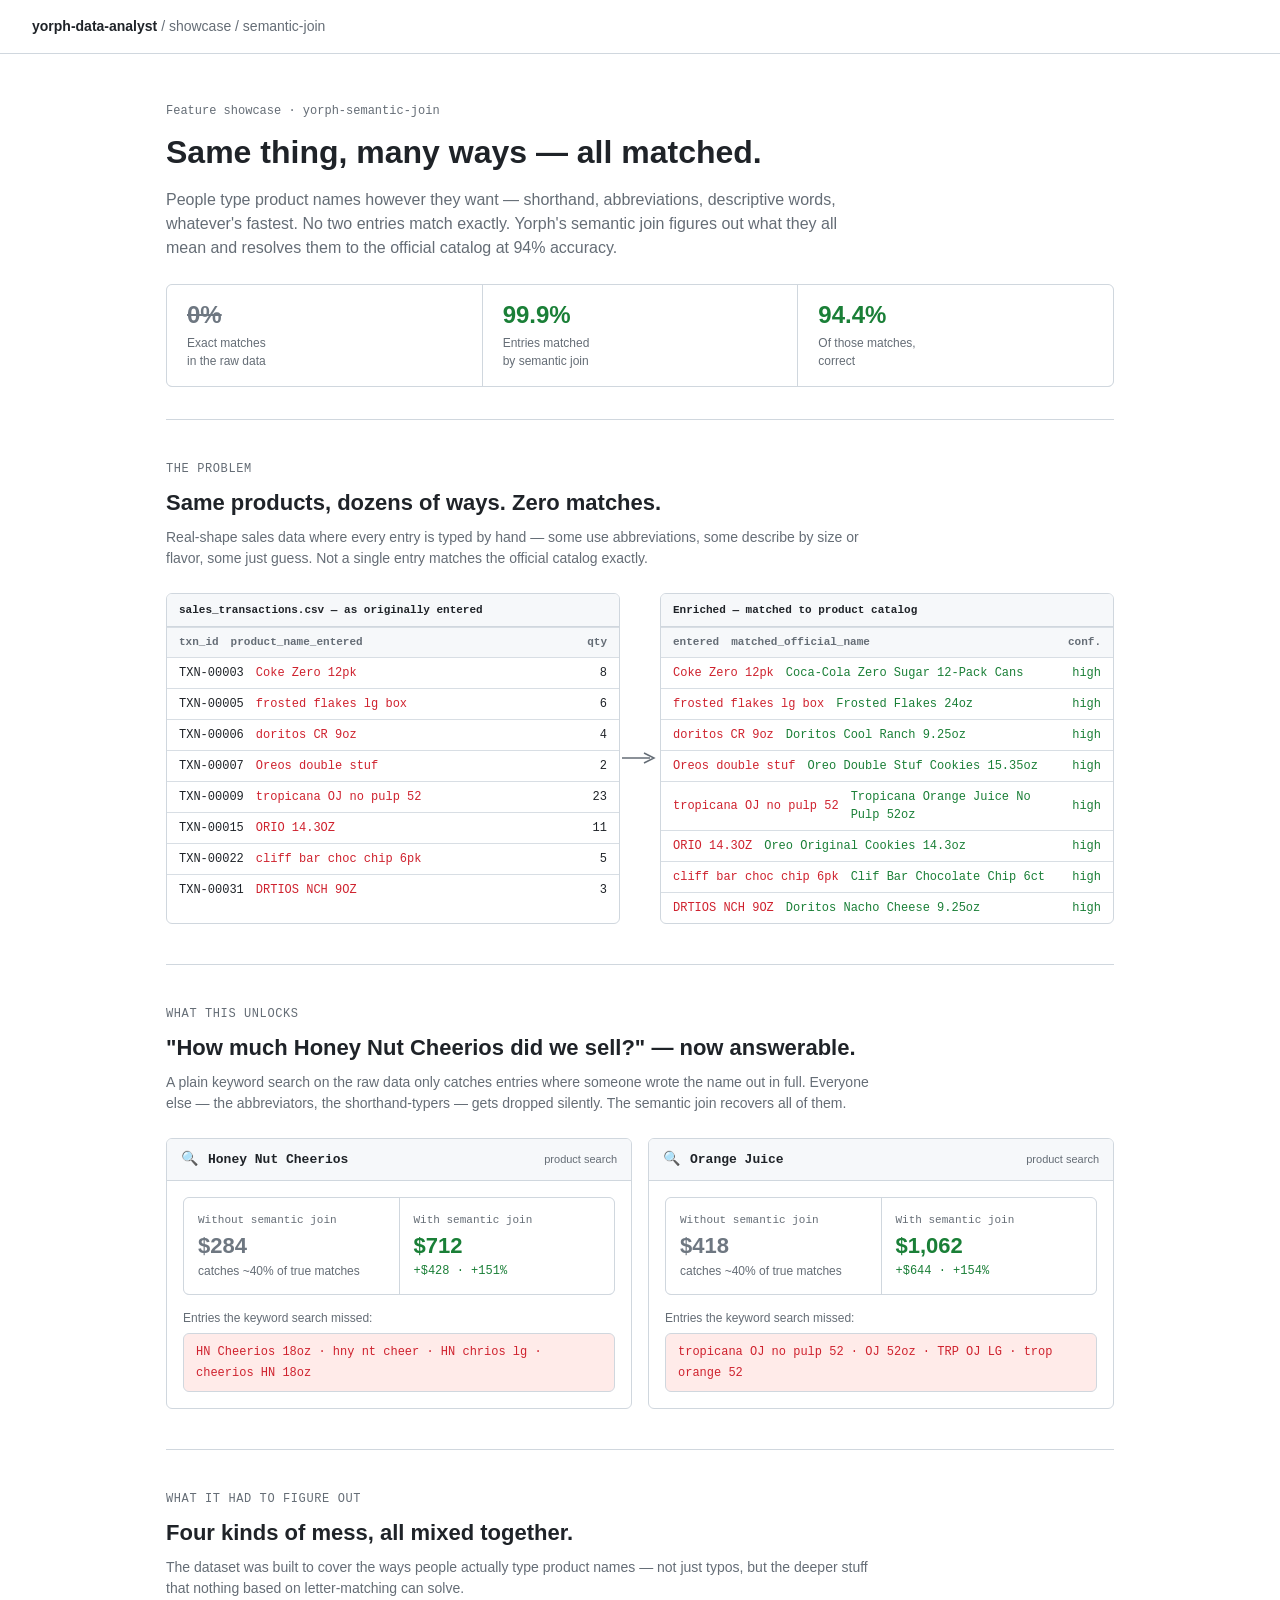
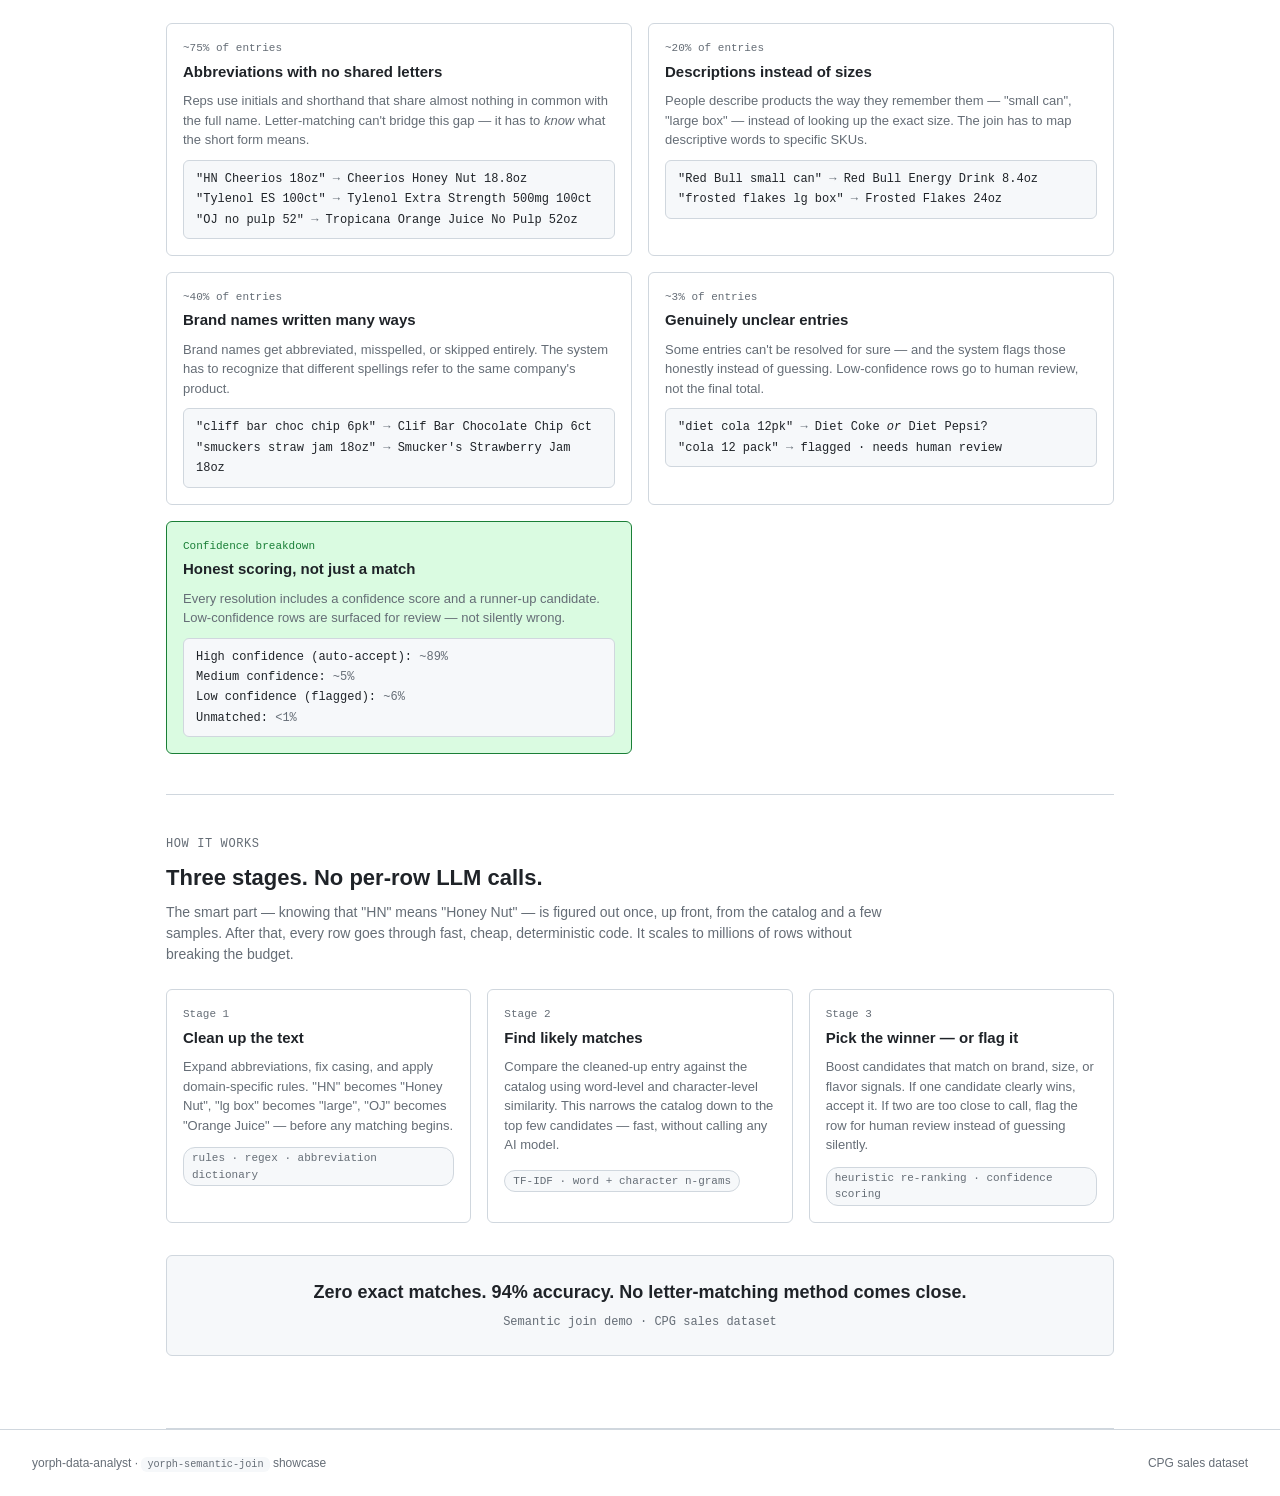
<file: showcase/yorph-data-analyst/examples/semantic-join-demo.html>
<!DOCTYPE html>
<html lang="en">
<head>
<meta charset="UTF-8">
<meta name="viewport" content="width=device-width, initial-scale=1.0">
<title>Semantic Join Demo — yorph-data-analyst</title>
<style>
  :root {
    --bg-page: #ffffff;
    --bg-subtle: #f6f8fa;
    --bg-inset: #eaeef2;
    --border: #d0d7de;
    --border-muted: #d8dee4;
    --fg-default: #1f2328;
    --fg-muted: #656d76;
    --fg-subtle: #6e7781;
    --accent: #0969da;
    --accent-emphasis: #0550ae;
    --success: #1a7f37;
    --success-subtle: #dafbe1;
    --danger: #cf222e;
    --danger-subtle: #ffebe9;
    --attention: #9a6700;
    --attention-subtle: #fff8c5;
    --font-sans: -apple-system, BlinkMacSystemFont, "Segoe UI", "Noto Sans", Helvetica, Arial, sans-serif, "Apple Color Emoji", "Segoe UI Emoji";
    --font-mono: ui-monospace, SFMono-Regular, "SF Mono", Menlo, Consolas, "Liberation Mono", monospace;
  }

  *, *::before, *::after { box-sizing: border-box; margin: 0; padding: 0; }

  body {
    background: var(--bg-page);
    color: var(--fg-default);
    font-family: var(--font-sans);
    font-size: 16px;
    line-height: 1.5;
    -webkit-font-smoothing: antialiased;
  }

  .container {
    max-width: 1012px;
    margin: 0 auto;
    padding: 0 32px;
  }
  @media (max-width: 768px) { .container { padding: 0 16px; } }

  a { color: var(--accent); text-decoration: none; }
  a:hover { text-decoration: underline; }

  code {
    font-family: var(--font-mono);
    font-size: 85%;
    background: var(--bg-subtle);
    padding: 2px 6px;
    border-radius: 6px;
  }

  /* ──────────────────────── HEADER ──────────────────────── */
  header.page-header {
    border-bottom: 1px solid var(--border);
    padding: 16px 32px;
    display: flex;
    justify-content: space-between;
    align-items: center;
    background: var(--bg-page);
  }
  .header-title {
    font-size: 14px;
    font-weight: 600;
  }
  .header-title .muted { color: var(--fg-muted); font-weight: 400; }
  .header-meta {
    font-family: var(--font-mono);
    font-size: 12px;
    color: var(--fg-muted);
  }

  /* ──────────────────────── HERO ──────────────────────── */
  .hero {
    padding: 48px 0 32px;
    border-bottom: 1px solid var(--border);
  }
  .hero-kicker {
    font-size: 12px;
    color: var(--fg-muted);
    margin-bottom: 12px;
    font-family: var(--font-mono);
  }
  .hero h1 {
    font-size: 32px;
    font-weight: 600;
    line-height: 1.25;
    margin-bottom: 16px;
    max-width: 760px;
  }
  .hero-sub {
    font-size: 16px;
    color: var(--fg-muted);
    max-width: 680px;
    margin-bottom: 24px;
  }
  .hero-stats {
    display: grid;
    grid-template-columns: repeat(3, 1fr);
    gap: 1px;
    background: var(--border);
    border: 1px solid var(--border);
    border-radius: 6px;
    overflow: hidden;
    margin-top: 24px;
  }
  @media (max-width: 700px) { .hero-stats { grid-template-columns: 1fr; } }
  .hero-stat {
    background: var(--bg-page);
    padding: 16px 20px;
  }
  .hero-stat-num {
    font-size: 24px;
    font-weight: 600;
    line-height: 1.2;
  }
  .hero-stat-num.good { color: var(--success); }
  .hero-stat-num.bad { color: var(--fg-subtle); text-decoration: line-through; }
  .hero-stat-label {
    font-size: 12px;
    color: var(--fg-muted);
    margin-top: 4px;
  }

  /* ──────────────────────── SECTION ──────────────────────── */
  section {
    padding: 40px 0;
    border-bottom: 1px solid var(--border);
  }
  .section-label {
    font-size: 12px;
    font-family: var(--font-mono);
    color: var(--fg-muted);
    margin-bottom: 8px;
    text-transform: uppercase;
    letter-spacing: 0.05em;
  }
  .section-title {
    font-size: 22px;
    font-weight: 600;
    margin-bottom: 8px;
  }
  .section-sub {
    font-size: 14px;
    color: var(--fg-muted);
    margin-bottom: 24px;
    max-width: 720px;
  }

  /* ──────────────────────── BEFORE/AFTER ──────────────────────── */
  .problem-grid {
    display: grid;
    grid-template-columns: 1fr 40px 1fr;
    gap: 0;
    align-items: stretch;
  }
  @media (max-width: 768px) { .problem-grid { grid-template-columns: 1fr; } }

  .problem-box {
    border: 1px solid var(--border);
    border-radius: 6px;
    overflow: hidden;
    background: var(--bg-page);
    font-family: var(--font-mono);
    font-size: 12px;
  }
  .problem-box-head {
    padding: 8px 12px;
    font-size: 11px;
    font-weight: 600;
    border-bottom: 1px solid var(--border);
    background: var(--bg-subtle);
    color: var(--fg-default);
  }
  .problem-row {
    padding: 6px 12px;
    border-top: 1px solid var(--border-muted);
    display: grid;
    grid-template-columns: auto 1fr auto;
    gap: 12px;
    align-items: center;
  }
  .problem-row.header-row {
    background: var(--bg-subtle);
    font-size: 11px;
    color: var(--fg-muted);
    font-weight: 600;
  }
  .problem-row:first-of-type { border-top: none; }
  .messy { color: var(--danger); }
  .clean { color: var(--success); }

  .arrow-col {
    display: flex;
    flex-direction: column;
    align-items: center;
    justify-content: center;
    gap: 8px;
    color: var(--fg-muted);
  }
  .arrow-col svg { color: var(--fg-muted); }
  .arrow-col span {
    font-family: var(--font-mono);
    font-size: 10px;
    color: var(--fg-muted);
  }
  @media (max-width: 768px) { .arrow-col { padding: 12px 0; } }

  /* ──────────────────────── METRICS ──────────────────────── */
  .metrics-grid {
    display: grid;
    grid-template-columns: repeat(4, 1fr);
    gap: 1px;
    background: var(--border);
    border: 1px solid var(--border);
    border-radius: 6px;
    overflow: hidden;
    margin-bottom: 32px;
  }
  @media (max-width: 700px) { .metrics-grid { grid-template-columns: 1fr 1fr; } }
  .metric-box {
    background: var(--bg-page);
    padding: 20px;
  }
  .metric-num {
    font-size: 28px;
    font-weight: 600;
    line-height: 1.1;
    margin-bottom: 4px;
  }
  .metric-num.good { color: var(--success); }
  .metric-num.bad { color: var(--fg-subtle); text-decoration: line-through; }
  .metric-num.neutral { color: var(--fg-default); }
  .metric-label {
    font-size: 12px;
    color: var(--fg-muted);
    line-height: 1.4;
  }

  /* ──────────────────────── SEARCH CARDS ──────────────────────── */
  .search-grid {
    display: grid;
    grid-template-columns: 1fr 1fr;
    gap: 16px;
  }
  @media (max-width: 768px) { .search-grid { grid-template-columns: 1fr; } }
  .search-card {
    background: var(--bg-page);
    border: 1px solid var(--border);
    border-radius: 6px;
    overflow: hidden;
  }
  .search-mock {
    display: flex;
    align-items: center;
    gap: 10px;
    padding: 10px 14px;
    border-bottom: 1px solid var(--border);
    background: var(--bg-subtle);
    font-family: var(--font-mono);
    font-size: 13px;
  }
  .search-mock-icon {
    color: var(--fg-muted);
    font-size: 14px;
  }
  .search-mock-term {
    color: var(--fg-default);
    font-weight: 600;
  }
  .search-mock-label {
    margin-left: auto;
    font-size: 11px;
    color: var(--fg-muted);
    font-family: var(--font-sans);
  }
  .search-body { padding: 16px; }
  .search-compare {
    display: grid;
    grid-template-columns: 1fr 1fr;
    gap: 1px;
    background: var(--border);
    border: 1px solid var(--border);
    border-radius: 6px;
    overflow: hidden;
    margin-bottom: 14px;
  }
  .search-col {
    background: var(--bg-page);
    padding: 14px;
  }
  .search-col-label {
    font-size: 11px;
    color: var(--fg-muted);
    margin-bottom: 6px;
    font-family: var(--font-mono);
  }
  .search-col-num {
    font-size: 22px;
    font-weight: 600;
    line-height: 1.1;
    margin-bottom: 4px;
  }
  .search-col-num.bad { color: var(--fg-subtle); }
  .search-col-num.good { color: var(--success); }
  .search-col-sub {
    font-size: 12px;
    color: var(--fg-muted);
  }
  .search-col-sub.delta { color: var(--success); font-family: var(--font-mono); }
  .search-missed-label {
    font-size: 12px;
    color: var(--fg-muted);
    margin-bottom: 6px;
  }
  .search-missed-list {
    font-family: var(--font-mono);
    font-size: 12px;
    color: var(--danger);
    background: var(--danger-subtle);
    border: 1px solid var(--border);
    border-radius: 6px;
    padding: 8px 12px;
    line-height: 1.7;
  }

  /* ──────────────────────── HOW IT WORKS ──────────────────────── */
  .phases {
    display: grid;
    grid-template-columns: repeat(3, 1fr);
    gap: 16px;
  }
  @media (max-width: 768px) { .phases { grid-template-columns: 1fr; } }
  .phase {
    border: 1px solid var(--border);
    border-radius: 6px;
    padding: 16px;
    background: var(--bg-page);
  }
  .phase-num {
    font-family: var(--font-mono);
    font-size: 11px;
    color: var(--fg-muted);
    margin-bottom: 4px;
  }
  .phase-title {
    font-size: 15px;
    font-weight: 600;
    margin-bottom: 8px;
  }
  .phase p {
    font-size: 13px;
    color: var(--fg-muted);
    margin-bottom: 12px;
  }
  .phase-tag {
    display: inline-block;
    font-family: var(--font-mono);
    font-size: 11px;
    color: var(--fg-muted);
    background: var(--bg-subtle);
    border: 1px solid var(--border);
    padding: 2px 8px;
    border-radius: 12px;
  }

  /* ──────────────────────── CHALLENGES ──────────────────────── */
  .challenge-list {
    display: grid;
    grid-template-columns: 1fr 1fr;
    gap: 16px;
  }
  @media (max-width: 768px) { .challenge-list { grid-template-columns: 1fr; } }
  .challenge-item {
    border: 1px solid var(--border);
    border-radius: 6px;
    padding: 16px;
    background: var(--bg-page);
  }
  .challenge-item.summary {
    background: var(--success-subtle);
    border-color: var(--success);
  }
  .challenge-item-label {
    font-family: var(--font-mono);
    font-size: 11px;
    color: var(--fg-muted);
    margin-bottom: 4px;
  }
  .challenge-item.summary .challenge-item-label { color: var(--success); }
  .challenge-item-title {
    font-size: 15px;
    font-weight: 600;
    margin-bottom: 8px;
  }
  .challenge-item p {
    font-size: 13px;
    color: var(--fg-muted);
    margin-bottom: 10px;
  }
  .challenge-example {
    font-family: var(--font-mono);
    font-size: 12px;
    color: var(--fg-default);
    background: var(--bg-subtle);
    border: 1px solid var(--border);
    border-radius: 6px;
    padding: 8px 12px;
    line-height: 1.7;
  }
  .challenge-example .arrow { color: var(--fg-muted); }

  /* ──────────────────────── CALLOUT ──────────────────────── */
  .callout {
    background: var(--bg-subtle);
    border: 1px solid var(--border);
    border-radius: 6px;
    padding: 24px;
    margin: 32px 0;
    text-align: center;
  }
  .callout-quote {
    font-size: 18px;
    font-weight: 600;
    color: var(--fg-default);
    margin-bottom: 8px;
    line-height: 1.4;
  }
  .callout-attr {
    font-family: var(--font-mono);
    font-size: 12px;
    color: var(--fg-muted);
  }

  /* ──────────────────────── FOOTER ──────────────────────── */
  footer {
    padding: 24px 32px;
    border-top: 1px solid var(--border);
    display: flex;
    justify-content: space-between;
    align-items: center;
    font-size: 12px;
    color: var(--fg-muted);
    flex-wrap: wrap;
    gap: 12px;
  }
  @media (max-width: 600px) {
    footer { flex-direction: column; text-align: center; }
  }
</style>
</head>
<body>

<header class="page-header">
  <div class="header-title">yorph-data-analyst <span class="muted">/ showcase / semantic-join</span></div>
</header>

<div class="container">

<!-- HERO -->
<div class="hero">
  <div class="hero-kicker">Feature showcase · yorph-semantic-join</div>
  <h1>Same thing, many ways — all matched.</h1>
  <p class="hero-sub">
    People type product names however they want — shorthand, abbreviations, descriptive words, whatever's fastest.
    No two entries match exactly. Yorph's semantic join figures out what they all mean and resolves them to the
    official catalog at 94% accuracy.
  </p>
  <div class="hero-stats">
    <div class="hero-stat">
      <div class="hero-stat-num bad">0%</div>
      <div class="hero-stat-label">Exact matches<br>in the raw data</div>
    </div>
    <div class="hero-stat">
      <div class="hero-stat-num good">99.9%</div>
      <div class="hero-stat-label">Entries matched<br>by semantic join</div>
    </div>
    <div class="hero-stat">
      <div class="hero-stat-num good">94.4%</div>
      <div class="hero-stat-label">Of those matches,<br>correct</div>
    </div>
  </div>
</div>

<!-- PROBLEM -->
<section>
  <div class="section-label">The problem</div>
  <div class="section-title">Same products, dozens of ways. Zero matches.</div>
  <div class="section-sub">
    Real-shape sales data where every entry is typed by hand — some use abbreviations, some describe by size or flavor,
    some just guess. Not a single entry matches the official catalog exactly.
  </div>

  <div class="problem-grid">
    <div class="problem-box">
      <div class="problem-box-head">sales_transactions.csv — as originally entered</div>
      <div class="problem-row header-row"><span>txn_id</span><span>product_name_entered</span><span>qty</span></div>
      <div class="problem-row"><span>TXN-00003</span><span class="messy">Coke Zero 12pk</span><span>8</span></div>
      <div class="problem-row"><span>TXN-00005</span><span class="messy">frosted flakes lg box</span><span>6</span></div>
      <div class="problem-row"><span>TXN-00006</span><span class="messy">doritos CR 9oz</span><span>4</span></div>
      <div class="problem-row"><span>TXN-00007</span><span class="messy">Oreos double stuf</span><span>2</span></div>
      <div class="problem-row"><span>TXN-00009</span><span class="messy">tropicana OJ no pulp 52</span><span>23</span></div>
      <div class="problem-row"><span>TXN-00015</span><span class="messy">ORIO 14.3OZ</span><span>11</span></div>
      <div class="problem-row"><span>TXN-00022</span><span class="messy">cliff bar choc chip 6pk</span><span>5</span></div>
      <div class="problem-row"><span>TXN-00031</span><span class="messy">DRTIOS NCH 9OZ</span><span>3</span></div>
    </div>

    <div class="arrow-col">
      <svg width="36" height="16" viewBox="0 0 36 16" fill="none">
        <line x1="0" y1="8" x2="28" y2="8" stroke="currentColor" stroke-width="1.5"/>
        <polyline points="22,3 32,8 22,13" stroke="currentColor" stroke-width="1.5" fill="none"/>
      </svg>
    </div>

    <div class="problem-box">
      <div class="problem-box-head">Enriched — matched to product catalog</div>
      <div class="problem-row header-row"><span>entered</span><span>matched_official_name</span><span>conf.</span></div>
      <div class="problem-row"><span class="messy">Coke Zero 12pk</span><span class="clean">Coca‑Cola Zero Sugar 12‑Pack Cans</span><span class="clean">high</span></div>
      <div class="problem-row"><span class="messy">frosted flakes lg box</span><span class="clean">Frosted Flakes 24oz</span><span class="clean">high</span></div>
      <div class="problem-row"><span class="messy">doritos CR 9oz</span><span class="clean">Doritos Cool Ranch 9.25oz</span><span class="clean">high</span></div>
      <div class="problem-row"><span class="messy">Oreos double stuf</span><span class="clean">Oreo Double Stuf Cookies 15.35oz</span><span class="clean">high</span></div>
      <div class="problem-row"><span class="messy">tropicana OJ no pulp 52</span><span class="clean">Tropicana Orange Juice No Pulp 52oz</span><span class="clean">high</span></div>
      <div class="problem-row"><span class="messy">ORIO 14.3OZ</span><span class="clean">Oreo Original Cookies 14.3oz</span><span class="clean">high</span></div>
      <div class="problem-row"><span class="messy">cliff bar choc chip 6pk</span><span class="clean">Clif Bar Chocolate Chip 6ct</span><span class="clean">high</span></div>
      <div class="problem-row"><span class="messy">DRTIOS NCH 9OZ</span><span class="clean">Doritos Nacho Cheese 9.25oz</span><span class="clean">high</span></div>
    </div>
  </div>
</section>

<!-- WHAT THIS UNLOCKS -->
<section>
  <div class="section-label">What this unlocks</div>
  <div class="section-title">"How much Honey Nut Cheerios did we sell?" — now answerable.</div>
  <div class="section-sub">
    A plain keyword search on the raw data only catches entries where someone wrote the name out in full.
    Everyone else — the abbreviators, the shorthand-typers — gets dropped silently. The semantic join recovers all of them.
  </div>

  <div class="search-grid">

    <div class="search-card">
      <div class="search-mock">
        <span class="search-mock-icon">🔍</span>
        <span class="search-mock-term">Honey Nut Cheerios</span>
        <span class="search-mock-label">product search</span>
      </div>
      <div class="search-body">
        <div class="search-compare">
          <div class="search-col">
            <div class="search-col-label">Without semantic join</div>
            <div class="search-col-num bad">$284</div>
            <div class="search-col-sub">catches ~40% of true matches</div>
          </div>
          <div class="search-col">
            <div class="search-col-label">With semantic join</div>
            <div class="search-col-num good">$712</div>
            <div class="search-col-sub delta">+$428 · +151%</div>
          </div>
        </div>
        <div class="search-missed-label">Entries the keyword search missed:</div>
        <div class="search-missed-list">
          HN Cheerios 18oz · hny nt cheer · HN chrios lg · cheerios HN 18oz
        </div>
      </div>
    </div>

    <div class="search-card">
      <div class="search-mock">
        <span class="search-mock-icon">🔍</span>
        <span class="search-mock-term">Orange Juice</span>
        <span class="search-mock-label">product search</span>
      </div>
      <div class="search-body">
        <div class="search-compare">
          <div class="search-col">
            <div class="search-col-label">Without semantic join</div>
            <div class="search-col-num bad">$418</div>
            <div class="search-col-sub">catches ~40% of true matches</div>
          </div>
          <div class="search-col">
            <div class="search-col-label">With semantic join</div>
            <div class="search-col-num good">$1,062</div>
            <div class="search-col-sub delta">+$644 · +154%</div>
          </div>
        </div>
        <div class="search-missed-label">Entries the keyword search missed:</div>
        <div class="search-missed-list">
          tropicana OJ no pulp 52 · OJ 52oz · TRP OJ LG · trop orange 52
        </div>
      </div>
    </div>

  </div>
</section>

<!-- CHALLENGES -->
<section>
  <div class="section-label">What it had to figure out</div>
  <div class="section-title">Four kinds of mess, all mixed together.</div>
  <div class="section-sub">The dataset was built to cover the ways people actually type product names — not just typos, but the deeper stuff that nothing based on letter-matching can solve.</div>

  <div class="challenge-list">

    <div class="challenge-item">
      <div class="challenge-item-label">~75% of entries</div>
      <div class="challenge-item-title">Abbreviations with no shared letters</div>
      <p>Reps use initials and shorthand that share almost nothing in common with the full name. Letter-matching can't bridge this gap — it has to <em>know</em> what the short form means.</p>
      <div class="challenge-example">
        "HN Cheerios 18oz" <span class="arrow">→</span> Cheerios Honey Nut 18.8oz<br>
        "Tylenol ES 100ct" <span class="arrow">→</span> Tylenol Extra Strength 500mg 100ct<br>
        "OJ no pulp 52" <span class="arrow">→</span> Tropicana Orange Juice No Pulp 52oz
      </div>
    </div>

    <div class="challenge-item">
      <div class="challenge-item-label">~20% of entries</div>
      <div class="challenge-item-title">Descriptions instead of sizes</div>
      <p>People describe products the way they remember them — "small can", "large box" — instead of looking up the exact size. The join has to map descriptive words to specific SKUs.</p>
      <div class="challenge-example">
        "Red Bull small can" <span class="arrow">→</span> Red Bull Energy Drink 8.4oz<br>
        "frosted flakes lg box" <span class="arrow">→</span> Frosted Flakes 24oz
      </div>
    </div>

    <div class="challenge-item">
      <div class="challenge-item-label">~40% of entries</div>
      <div class="challenge-item-title">Brand names written many ways</div>
      <p>Brand names get abbreviated, misspelled, or skipped entirely. The system has to recognize that different spellings refer to the same company's product.</p>
      <div class="challenge-example">
        "cliff bar choc chip 6pk" <span class="arrow">→</span> Clif Bar Chocolate Chip 6ct<br>
        "smuckers straw jam 18oz" <span class="arrow">→</span> Smucker's Strawberry Jam 18oz
      </div>
    </div>

    <div class="challenge-item">
      <div class="challenge-item-label">~3% of entries</div>
      <div class="challenge-item-title">Genuinely unclear entries</div>
      <p>Some entries can't be resolved for sure — and the system flags those honestly instead of guessing. Low-confidence rows go to human review, not the final total.</p>
      <div class="challenge-example">
        "diet cola 12pk" <span class="arrow">→</span> Diet Coke <em>or</em> Diet Pepsi?<br>
        "cola 12 pack" <span class="arrow">→</span> flagged · needs human review
      </div>
    </div>

    <div class="challenge-item summary">
      <div class="challenge-item-label">Confidence breakdown</div>
      <div class="challenge-item-title">Honest scoring, not just a match</div>
      <p>Every resolution includes a confidence score and a runner-up candidate. Low-confidence rows are surfaced for review — not silently wrong.</p>
      <div class="challenge-example">
        High confidence (auto-accept): <span class="arrow">~89%</span><br>
        Medium confidence:             <span class="arrow">~5%</span><br>
        Low confidence (flagged):      <span class="arrow">~6%</span><br>
        Unmatched:                     <span class="arrow">&lt;1%</span>
      </div>
    </div>

  </div>
</section>

<!-- HOW IT WORKS -->
<section id="how-it-works">
  <div class="section-label">How it works</div>
  <div class="section-title">Three stages. No per-row LLM calls.</div>
  <div class="section-sub">
    The smart part — knowing that "HN" means "Honey Nut" — is figured out once, up front, from the catalog and a few samples.
    After that, every row goes through fast, cheap, deterministic code. It scales to millions of rows without breaking the budget.
  </div>
  <div class="phases">
    <div class="phase">
      <div class="phase-num">Stage 1</div>
      <div class="phase-title">Clean up the text</div>
      <p>Expand abbreviations, fix casing, and apply domain-specific rules. "HN" becomes "Honey Nut", "lg box" becomes "large", "OJ" becomes "Orange Juice" — before any matching begins.</p>
      <div class="phase-tag">rules · regex · abbreviation dictionary</div>
    </div>
    <div class="phase">
      <div class="phase-num">Stage 2</div>
      <div class="phase-title">Find likely matches</div>
      <p>Compare the cleaned-up entry against the catalog using word-level and character-level similarity. This narrows the catalog down to the top few candidates — fast, without calling any AI model.</p>
      <div class="phase-tag">TF-IDF · word + character n-grams</div>
    </div>
    <div class="phase">
      <div class="phase-num">Stage 3</div>
      <div class="phase-title">Pick the winner — or flag it</div>
      <p>Boost candidates that match on brand, size, or flavor signals. If one candidate clearly wins, accept it. If two are too close to call, flag the row for human review instead of guessing silently.</p>
      <div class="phase-tag">heuristic re-ranking · confidence scoring</div>
    </div>
  </div>

  <div class="callout">
    <div class="callout-quote">
      Zero exact matches. 94% accuracy. No letter-matching method comes close.
    </div>
    <div class="callout-attr">Semantic join demo · CPG sales dataset</div>
  </div>
</section>

</div>

<footer>
  <span>yorph-data-analyst · <code>yorph-semantic-join</code> showcase</span>
  <span>CPG sales dataset</span>
</footer>

</body>
</html>
</file>
